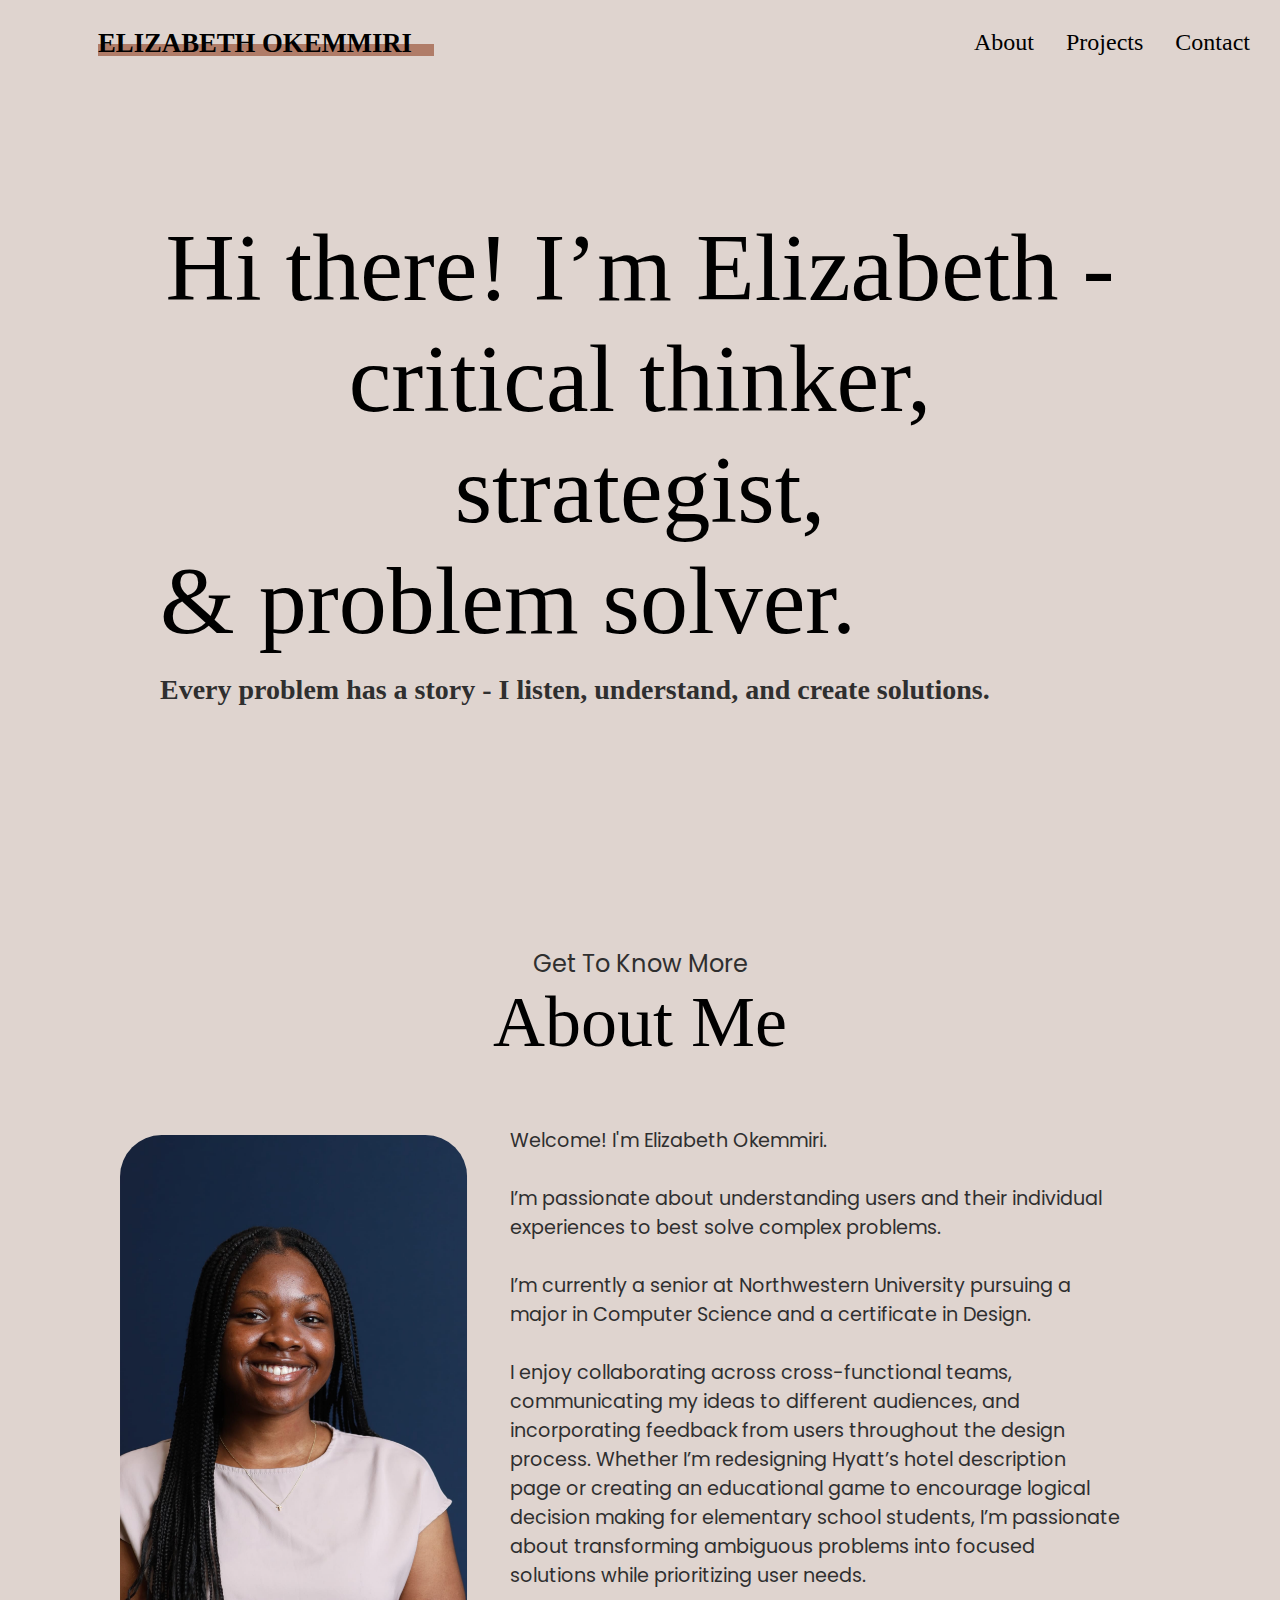
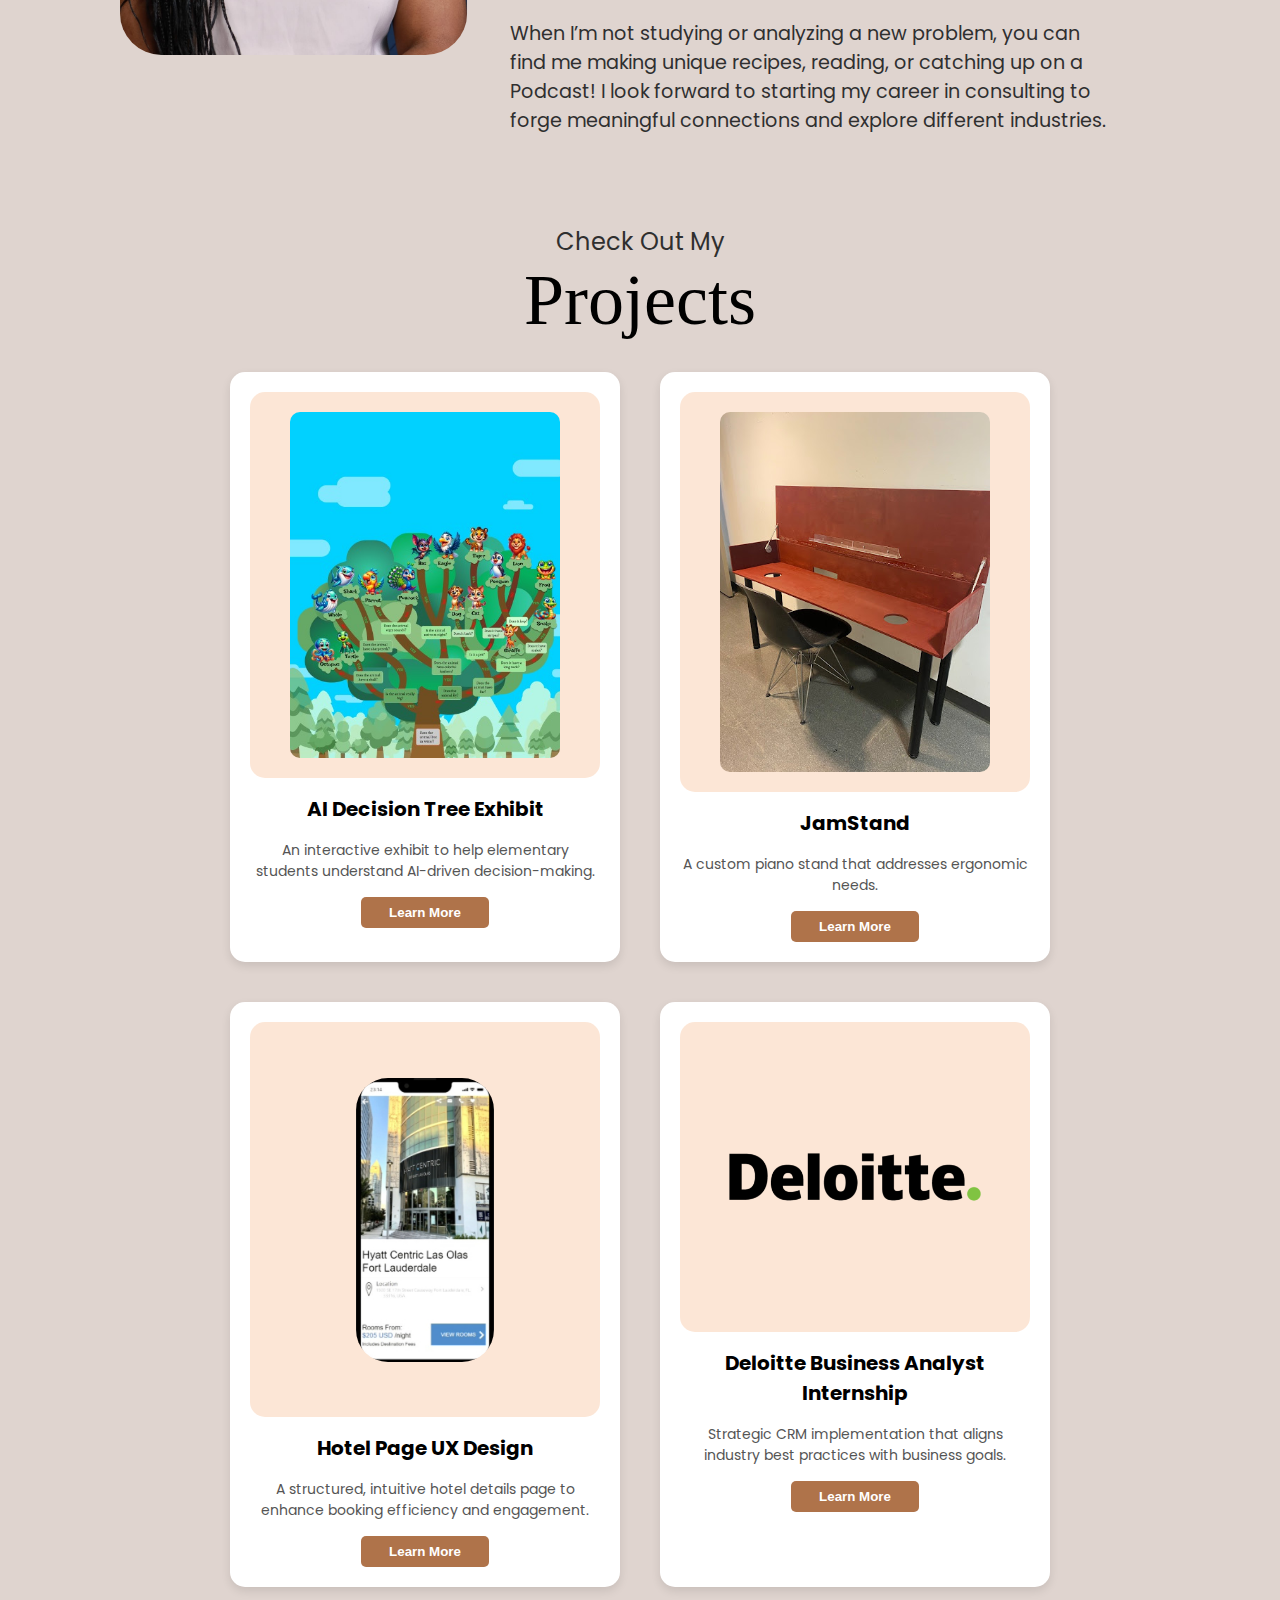
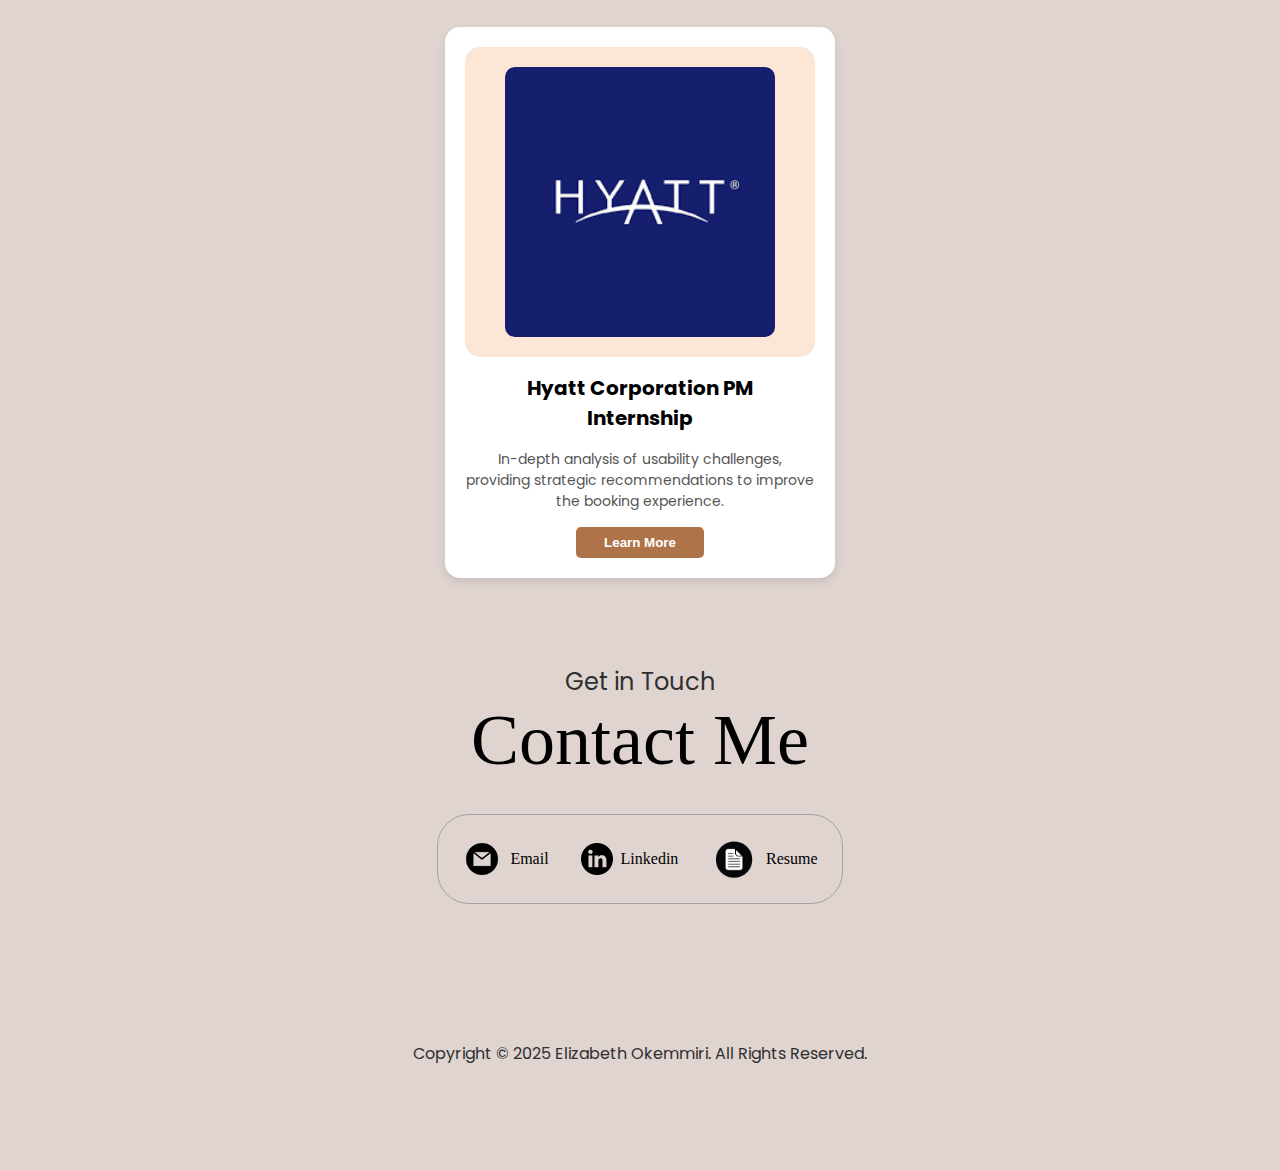
<file: index.html>
<!DOCTYPE html>
<html lang="en">
  <head>
    <meta charset="UTF-8" />
    <meta http-equiv="X-UA-Compatible" content="IE=edge" />
    <meta name="viewport" content="width=device-width, initial-scale=1.0" />
    <title>Home
      
    </title>
    <link rel="stylesheet" href="style.css" />
    <link rel="stylesheet" href="mediaqueries.css" />

    <link rel="apple-touch-icon" sizes="180x180" href="/apple-touch-icon.png">
<link rel="icon" type="image/png" sizes="32x32" href="/favicon-32x32.png">
<link rel="icon" type="image/png" sizes="16x16" href="/favicon-16x16.png">
<link rel="manifest" href="/site.webmanifest">
<link rel="icon" type="image/x-icon" href="favicon.ico">

  </head>
  <body>
    <nav id="desktop-nav">
      <div class="logo">

        <a href="index.html"> <strong> 
          ELIZABETH OKEMMIRI</strong></a>

      </div>
      

      <div>
        <ul class="nav-links">
          <li><a href="#about">About</a></li>
          <li><a href="#projects">Projects</a></li>
          <li><a href="#contact">Contact</a></li>
        </ul>
      </div>
    </nav>

    <nav id="hamburger-nav">
      <div class="logo">Elizabeth Okemmiri</div>
      <div class="hamburger-menu">
        <div class="hamburger-icon" onclick="toggleMenu()">
          <span></span>
          <span></span>
          <span></span>
        </div>
        <div class="menu-links">
          <li><a href="#about" onclick="toggleMenu()">About</a></li>
          <!-- <li><a href="#experience" onclick="toggleMenu()">Experience</a></li> -->
          <li><a href="#projects" onclick="toggleMenu()">Projects</a></li>
          <li><a href="#contact" onclick="toggleMenu()">Contact</a></li>
        </div>
      </div>
    </nav>

    <!-- LANDING PAGE -->
    <section id="profile">
      
      <div class="section__text">
        
        <h1 class="titlefirsttext">Hi there! I’m  <b> Elizabeth </b> - </h1>
        <h1 class="titlesecondtext"> critical thinker, strategist,  </h1>
        <h1 class="titlethirdtext">  & problem solver. </h1>
        <br>
        <p class="section__text__p1">Every problem has a story - I listen, understand, and create solutions. </p>
      </div> 
    </section>
  



    <!-- ABOUT PAGE -->

    <section id="about">
      <p class="section__other__text__p1">Get To Know More</p>
      <h1 class="title">About Me</h1>
      <div class="section-container">
        <div class="section__pic-container">
          <img
            src="./assets/about me.jpg"
            alt="Profile picture"
            class="about-pic"
          />
        </div>
    
          </div>
          <div class="section__about__text">
            <p>  Welcome! I'm Elizabeth Okemmiri. </p>
            <br>
            <p>
              I’m passionate about understanding users and their individual experiences to best solve complex problems.
            </p>

            <br>
            <p> 
              I’m currently a senior at Northwestern University pursuing a major in Computer Science and a certificate in Design.
            </p>
            <br>
            <p>
              
            I enjoy collaborating across cross-functional teams, communicating my ideas to different audiences, and incorporating feedback 
            from users throughout the design process. Whether I’m redesigning Hyatt’s hotel description page or creating an educational game to 
            encourage logical decision making for elementary school students, 
            I’m passionate about transforming ambiguous problems into focused solutions while prioritizing user needs. 
            </p>
            <br>
            <p>
              When I’m not studying or analyzing a new problem, you can find me making unique recipes, reading, or catching up on a Podcast! 
              I look forward to starting my career in consulting to forge meaningful connections and explore different industries. 
            </p>

          </div>
        </div>
      </div>
      
    </section>

       
<!-- PROJECTS -->


<section id="projects">
  <p class="section__other__text__p1">Check Out My</p>
  <h1 class="title">Projects</h1>
  <div class="projects-container">
      <div class="project-card">
          <div class="project-image-wrapper">
              <img src="./assets/final_prototype_design.jpg" alt="CS 313 Project" class="project-img">
          </div>
          <h2 class="project-title">AI Decision Tree Exhibit</h2>
          <p class="project-description">An interactive exhibit to help elementary students understand AI-driven decision-making.</p>
          <button class="btn project-btn" onclick="window.location.href='313-project.html'">Learn More</button>
      </div>

      <div class="project-card">
        <div class="project-image-wrapper">
            <img src="./assets/dtc_finalsoln_open.jpg" alt="DTC Project" class="project-img">
        </div>
        <h2 class="project-title">JamStand</h2>
        <p class="project-description">A custom piano stand that addresses ergonomic needs.</p>
        <button class="btn project-btn" onclick="window.location.href='dtc-project.html'">Learn More</button>
    </div>

      <div class="project-card">
          <div class="project330-image-wrapper">
              <img src="./assets/Adobe Express - file.jpg" alt="Chase UX Project" class="project330img">
          </div>
          <h2 class="project-title">Hotel Page UX Design</h2>
          <p class="project-description">A structured, intuitive hotel details page to enhance booking efficiency and engagement.</p>
          <button class="btn project-btn" onclick="window.location.href='330-project.html'">Learn More</button>
      </div>

      
      <div class="project-card">
        <div class="project-image-wrapper">
            <img src="./assets/deloitte_logo.png" alt="Deloitte Internship " class="project-img">
        </div>
        <h2 class="project-title">Deloitte Business Analyst Internship</h2>
        <p class="project-description"> Strategic CRM implementation that aligns industry best practices with business goals.</p>
        <button class="btn project-btn" onclick="window.location.href='deloitte-internship.html'">Learn More</button>
    </div>

    
    <div class="project-card">
      <div class="project-image-wrapper">
          <img src="./assets/hyatt_logo.png" alt="Hyatt Internship" class="project-img">
      </div>
      <h2 class="project-title">Hyatt Corporation PM Internship</h2>
      <p class="project-description"> In-depth analysis of usability challenges, providing strategic recommendations to improve the booking experience.</p>
      <button class="btn project-btn" onclick="window.location.href='hyatt-internship.html'">Learn More</button>
  </div>

  
  
  </div>
  
</section>


    <!-- CONTACT (links updated)-->
    <section id="contact"> 
      <p class="section__other__text__p1">Get in Touch</p>
      <h1 class="title">Contact Me</h1>
      <div class="contact-info-upper-container">
        
        <div class="contact-info-container">
          <img
            src="./assets/email.png"
            alt="Email icon"
            class="icon contact-icon email-icon"
          />
          <a href="https://mail.google.com/mail/?view=cm&to=eokemmiri@gmail.com" target="_blank">Email</a>
        </div>

        
        <div class="contact-info-container">
          <img
            src="./assets/linkedin.png"
            alt="LinkedIn icon"
            class="icon contact-icon"
          />
          <!-- <p><a href="www.linkedin.com/in/elizabeth-okemmiri">LinkedIn</a></p> -->
          <a href="#" onclick="window.open('https://www.linkedin.com/in/elizabeth-okemmiri', '_blank')">Linkedin</a>
        </div>
        <div class="contact-info-container">
          <img
            src="./assets/resume-icon.png"
            alt="Resume icon"
            class="icon contact-icon resume-icon"
          />
          <a href="#" onclick="window.open('./assets/Okemmiri_Elizabeth_Resume_10.11.pdf', '_blank')">Resume</a>
        </div>
      </div>
    </section>

    <!-- Footer (need to center) -->
     
    
    <footer>
      <!-- <nav>
        <div class="nav-links-container">
          <ul class="nav-links">
            <li><a href="#about">About</a></li>
            <li><a href="#projects">Projects</a></li>
            <li><a href="#contact">Contact</a></li>
          </ul>
        </div>
      </nav> -->
      <p class="footer">Copyright &#169; 2025 Elizabeth Okemmiri. All Rights Reserved.</p>
    </footer>
    <script src="script.js"></script>
  </body>
</html>
</file>
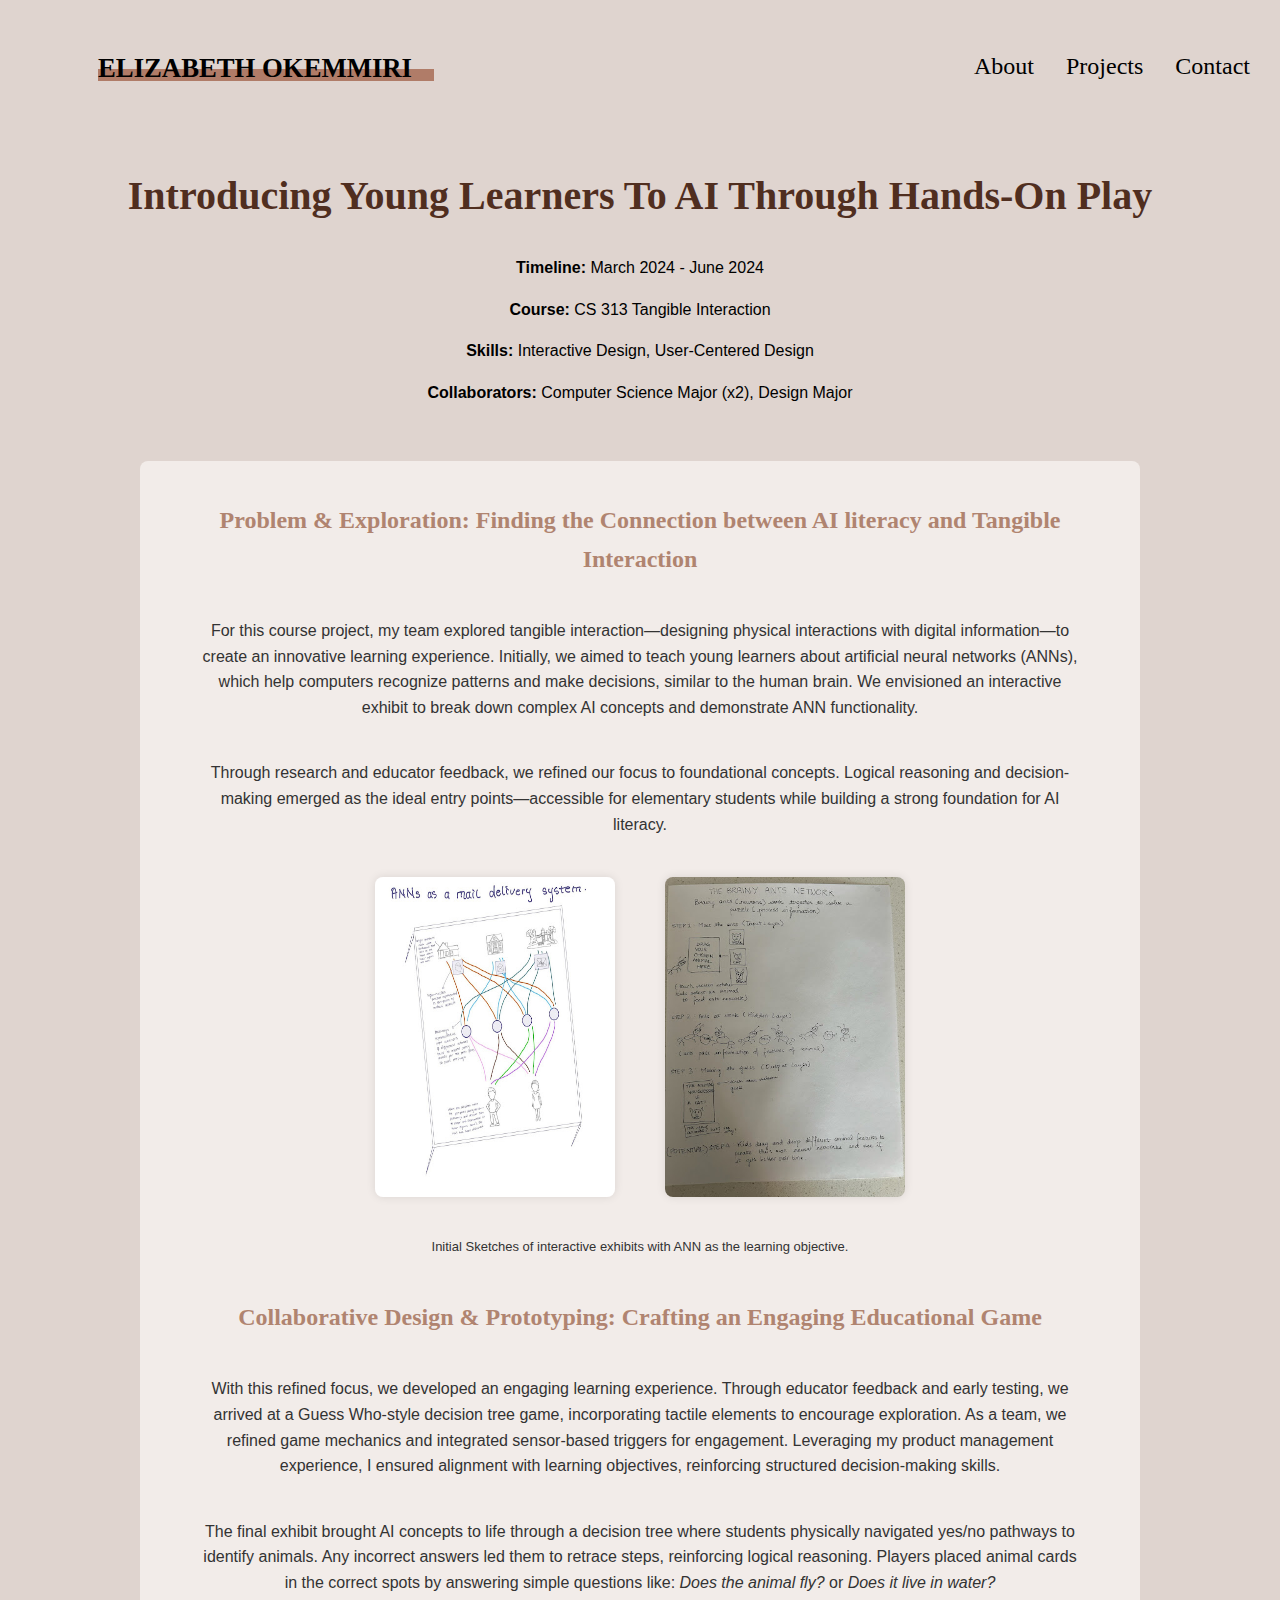
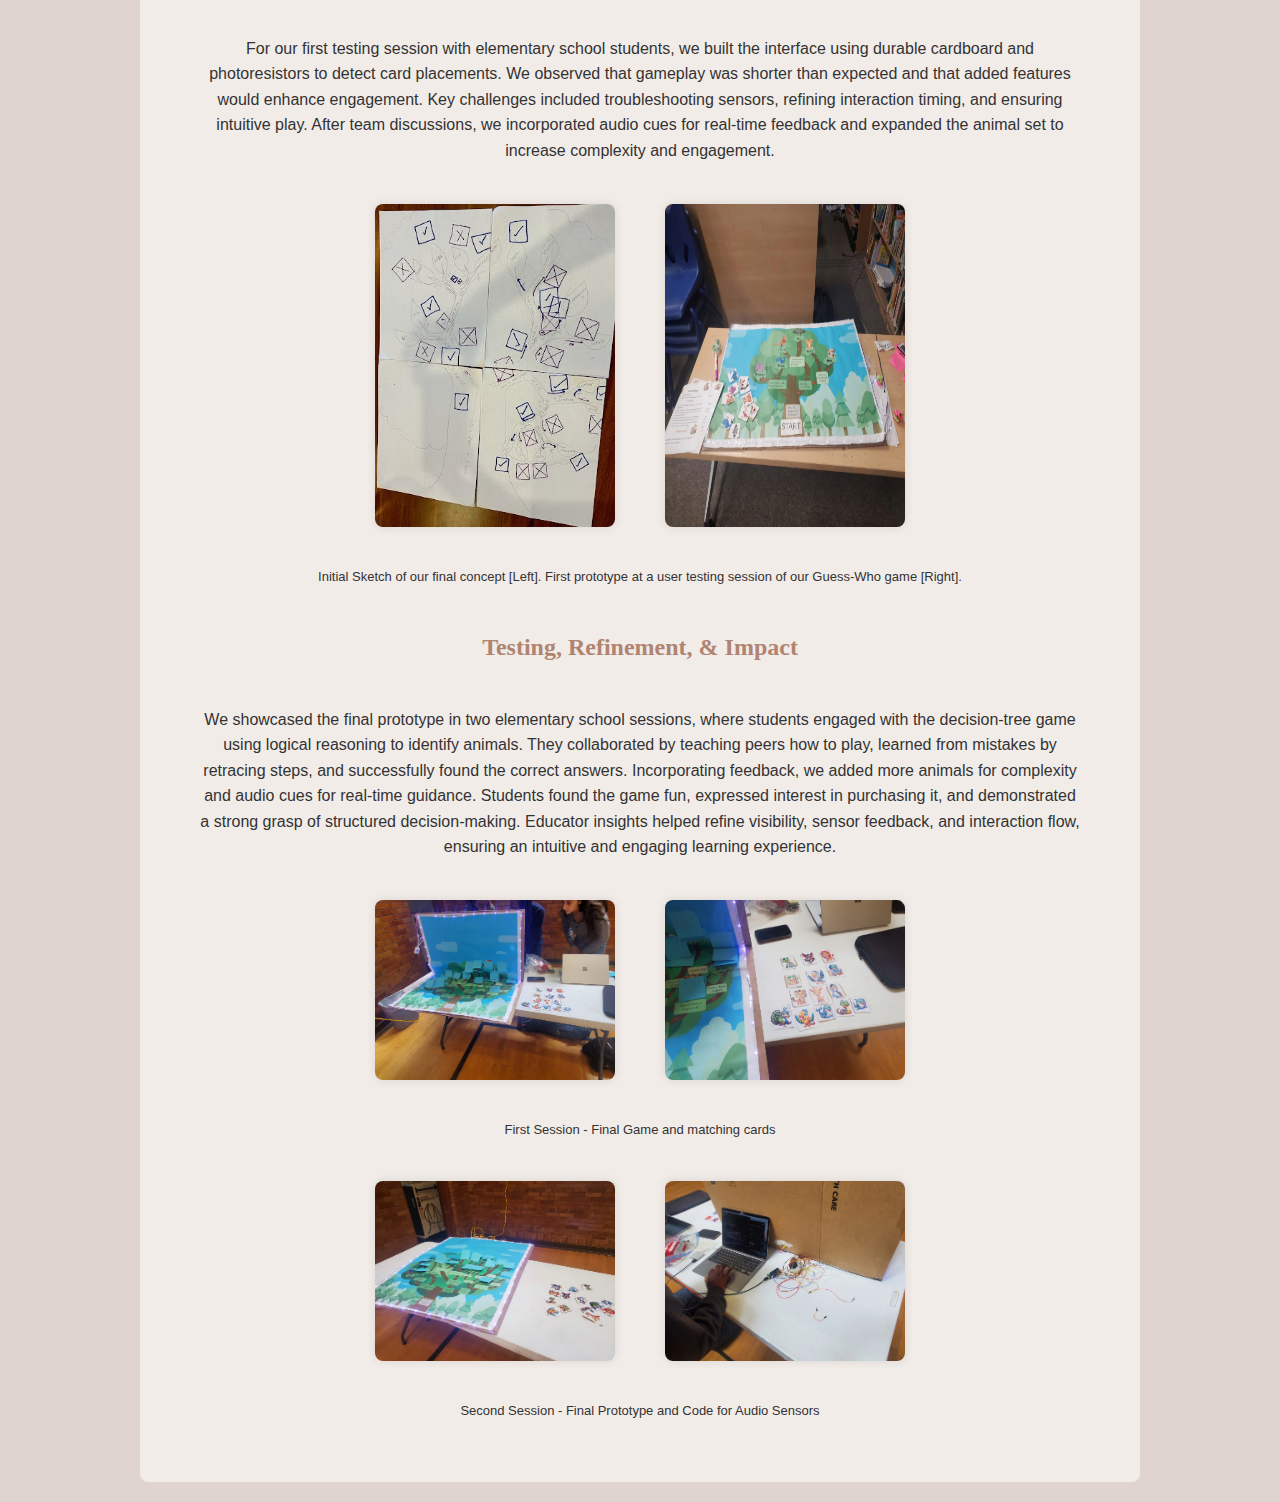
<file: 313-project.html>
<!DOCTYPE html>
<html lang="en">
<head>
    <meta charset="UTF-8">
    <meta name="viewport" content="width=device-width, initial-scale=1.0">
    <title>AI Learning Project</title>
    <link rel="icon" type="image/x-icon" href="favicon.ico">

    <style>
            /* DESKTOP NAV */


nav,
.nav-links {
  display: flex;
}

nav {
  justify-content: space-between;
  align-items: center;
  padding: 8px;
  width: 90%;
  margin-top: 15px;
}

.nav-links {
  gap: 2rem;
  list-style: none;
  font-size: 1.5rem;
  margin-left: auto;
  margin-right: -90px;
}

/* text for nav bar */
a {
  color: black;
  text-decoration: none;
  text-decoration-color: white;
  font-family: Playfair;

}

a:hover {
  color: grey;
  text-decoration: underline;
  text-underline-offset: 1rem;
  text-decoration-color: rgb(181, 181, 181);
}


.logo {
  font-size: 1.67rem;
  font-family: Playfair;
  position: relative;
  display: inline-block;
  margin-left: 90px;
  margin-right: auto;
  margin-top: 5px;
  /* padding: 5px 10px; */
 
}

.logo::after {
  content: "";
  position: absolute;
  left: 0;
  bottom: 9px; /* Adjust to control bar position */
  width: 107%;
  height: 12.25px; /* Adjust for bar thickness */
  background-color: #B07C68; /* Brownish background */
  z-index: -1;
}

.logo:hover {
  cursor: default;
}

        body {
            font-family: Arial, sans-serif;
            margin: 0;
            padding: 0;
            background-color: #DFD4CF;
            color: #333;
            line-height: 1.6;
        }
        header {
            /* background: #9a6363c5; */
            color: black;
            padding: 20px;
            text-align: center;
        }
        main {
            width: 75%;
            margin: 20px auto;
            background: #f2ece9;
            /*background-color: #DFD4CF;*/
            padding: 20px;
            border-radius: 8px;
            /* box-shadow: 0 0 10px rgba(0, 0, 0, 0.1); */
            flex-direction: row-reverse;
            justify-content: center;
        }
        h1{
            color: #502e1f;
            font-family: Playfair;
            font-size: 2.5rem;
                    } 
        
        h2 {
            color: #B08470;
            font-family: Playfair;
            /* align-items: center; */
            flex-direction: column;
            justify-content: center;
            text-align: center;

        }
        
        
        .projectdetails {
          text-align: center;
          margin: 40px;
        }

        .projectcaption {
          text-align: center;
          margin: 40px;
          font-size: small;
        }
        .pdetails1, .pdetails2, .pdetails3, .pdetails4 {
            margin-bottom: 20px;
        }

        .questions, .questions2{
          text-align: center;
        }
        .images {
            display: flex;
            justify-content: center;
            gap: 50px;
            margin-top: 20px;
            width: 50%; 
            margin-left: auto;
            margin-right: auto;

            
        }
        .images img {
            width: 50%;
            border-radius: 8px;
            box-shadow: 0 0 10px rgba(0, 0, 0, 0.1);

        }
        @media (max-width: 768px) {
            main {
                width: 95%;
            }
            .images {
                flex-direction: column;
                align-items: center;
            }
            .images img {
                width: 90%;
            }
        }
       

    </style>
</head>
<body>
    <nav id="desktop-nav">
      <div class="logo">
          
        <a href="index.html"> <strong> 
          ELIZABETH OKEMMIRI</strong></a>
      </div>
        <div>
          <ul class="nav-links">
            <li><a href="index.html#about">About</a> </li>
            
            <li><a href="index.html#projects">Projects</a></li>
            <li><a href="index.html#contact">Contact</a></li>
          </ul>
        </div>
      </nav>

    <header>
        
          
        <h1>Introducing Young Learners To AI Through Hands-On Play</h1>
        <p><strong>Timeline:</strong> March 2024 - June 2024</p>
        <p><strong>Course:</strong> CS 313 Tangible Interaction</p>
        <p><strong>Skills:</strong> Interactive Design, User-Centered Design</p>
        <p><strong>Collaborators:</strong> Computer Science Major (x2), Design Major</p>
    </header>

 
    
    <main>
        <section class="pdetails1">
            <h2>Problem & Exploration: Finding the Connection between AI literacy and Tangible Interaction</h2>
            <p class="projectdetails">For this course project, my team explored tangible interaction—designing physical interactions with digital information—to create an innovative learning experience. 
              Initially, we aimed to teach young learners about artificial neural networks (ANNs), which help computers recognize patterns and make decisions, 
              similar to the human brain. We envisioned an interactive exhibit to break down complex AI concepts and demonstrate ANN functionality. </p>

              <p class="projectdetails">Through research and educator feedback, we refined our focus to foundational concepts. 
                Logical reasoning and decision-making emerged as the ideal entry points—accessible for elementary students while building a strong foundation for AI literacy.</p>
            
                <div class="images">
              <img src="./assets/idea_sketch_2.jpg" alt="Initial Concept 1">
              <img src="./assets/idea_sketch_1.jpg" alt="Initial Concept 2">
              
          </div>

          <p class="projectcaption"> Initial Sketches of interactive exhibits with ANN as the learning objective.</p>
          </section>
        
        <section class="pdetails2">
            <h2>Collaborative Design & Prototyping: Crafting an Engaging Educational Game</h2>
            <p class="projectdetails">With this refined focus, we developed an engaging learning experience. 
              Through educator feedback and early testing, we arrived at a Guess Who-style decision tree game, 
              incorporating tactile elements to encourage exploration. As a team, we refined game mechanics and integrated sensor-based triggers for engagement. 
              Leveraging my product management experience, I ensured alignment with learning objectives, reinforcing structured decision-making skills.
            </p>

            <p class="projectdetails">The final exhibit brought AI concepts to life through a decision tree where students physically navigated yes/no pathways to identify animals. 
              Any incorrect answers led them to retrace steps, reinforcing logical reasoning.
              Players placed animal cards in the correct spots by answering simple questions like: <i>Does the animal fly?</i> or <i>Does it live in water?</i>
              
            
              </p>

              <p class="projectdetails">For our first testing session with elementary school students, we built the interface using durable 
                cardboard and photoresistors to detect card placements. We observed that gameplay was shorter than expected and that added features would enhance engagement. 
                Key challenges included troubleshooting sensors, refining interaction timing, and ensuring intuitive play. After team discussions, 
                we incorporated audio cues for real-time feedback and expanded the animal set to increase complexity and engagement.
              </p>
            <div class="images">
                <img src="./assets/final_prototype_sketch.jpg" alt="Prototype sketch">
                <img src="./assets/313_mockup_prototype.jpg" alt="Mockup Testing">
            </div>
            <p class="projectcaption"> Initial Sketch of our final concept [Left]. First prototype at a user testing session of our Guess-Who game [Right]. </p>

        </section>

        

      <section class="pdetails3">
        <h2> Testing, Refinement, & Impact</h2>
        <p class="projectdetails">We showcased the final prototype in two elementary school sessions, where students engaged with the decision-tree game using logical reasoning 
          to identify animals. They collaborated by teaching peers how to play, learned from mistakes by retracing steps, and successfully found the correct answers. 
          Incorporating feedback, we added more animals for complexity and audio cues for real-time guidance. Students found the game fun, expressed interest in purchasing it, 
          and demonstrated a strong grasp of structured decision-making. Educator insights helped refine visibility, sensor feedback, and interaction flow, 
          ensuring an intuitive and engaging learning experience.</p>
        <div class="images">
            <img src="./assets/313_final_testing_1.jpg" alt="Final Prototype ">
            <img src="./assets/313_matching_cards.jpg" alt="Matching Cards for Prototype ">
        </div>

       <p class="projectcaption"> First Session - Final Game and matching cards</p>
        <div class="images">
          <img src="./assets/313_final_testing_2.jpg" alt="Final Prototype second testing session">
          <img src="./assets/313_code_for_sensors.jpg" alt="Light sensor code">
      </div>
      <p class="projectcaption"> Second Session - Final Prototype and Code for Audio Sensors</p>

    </section>

    </main>

    <script src="script.js"></script>

</body>
</html>
</file>
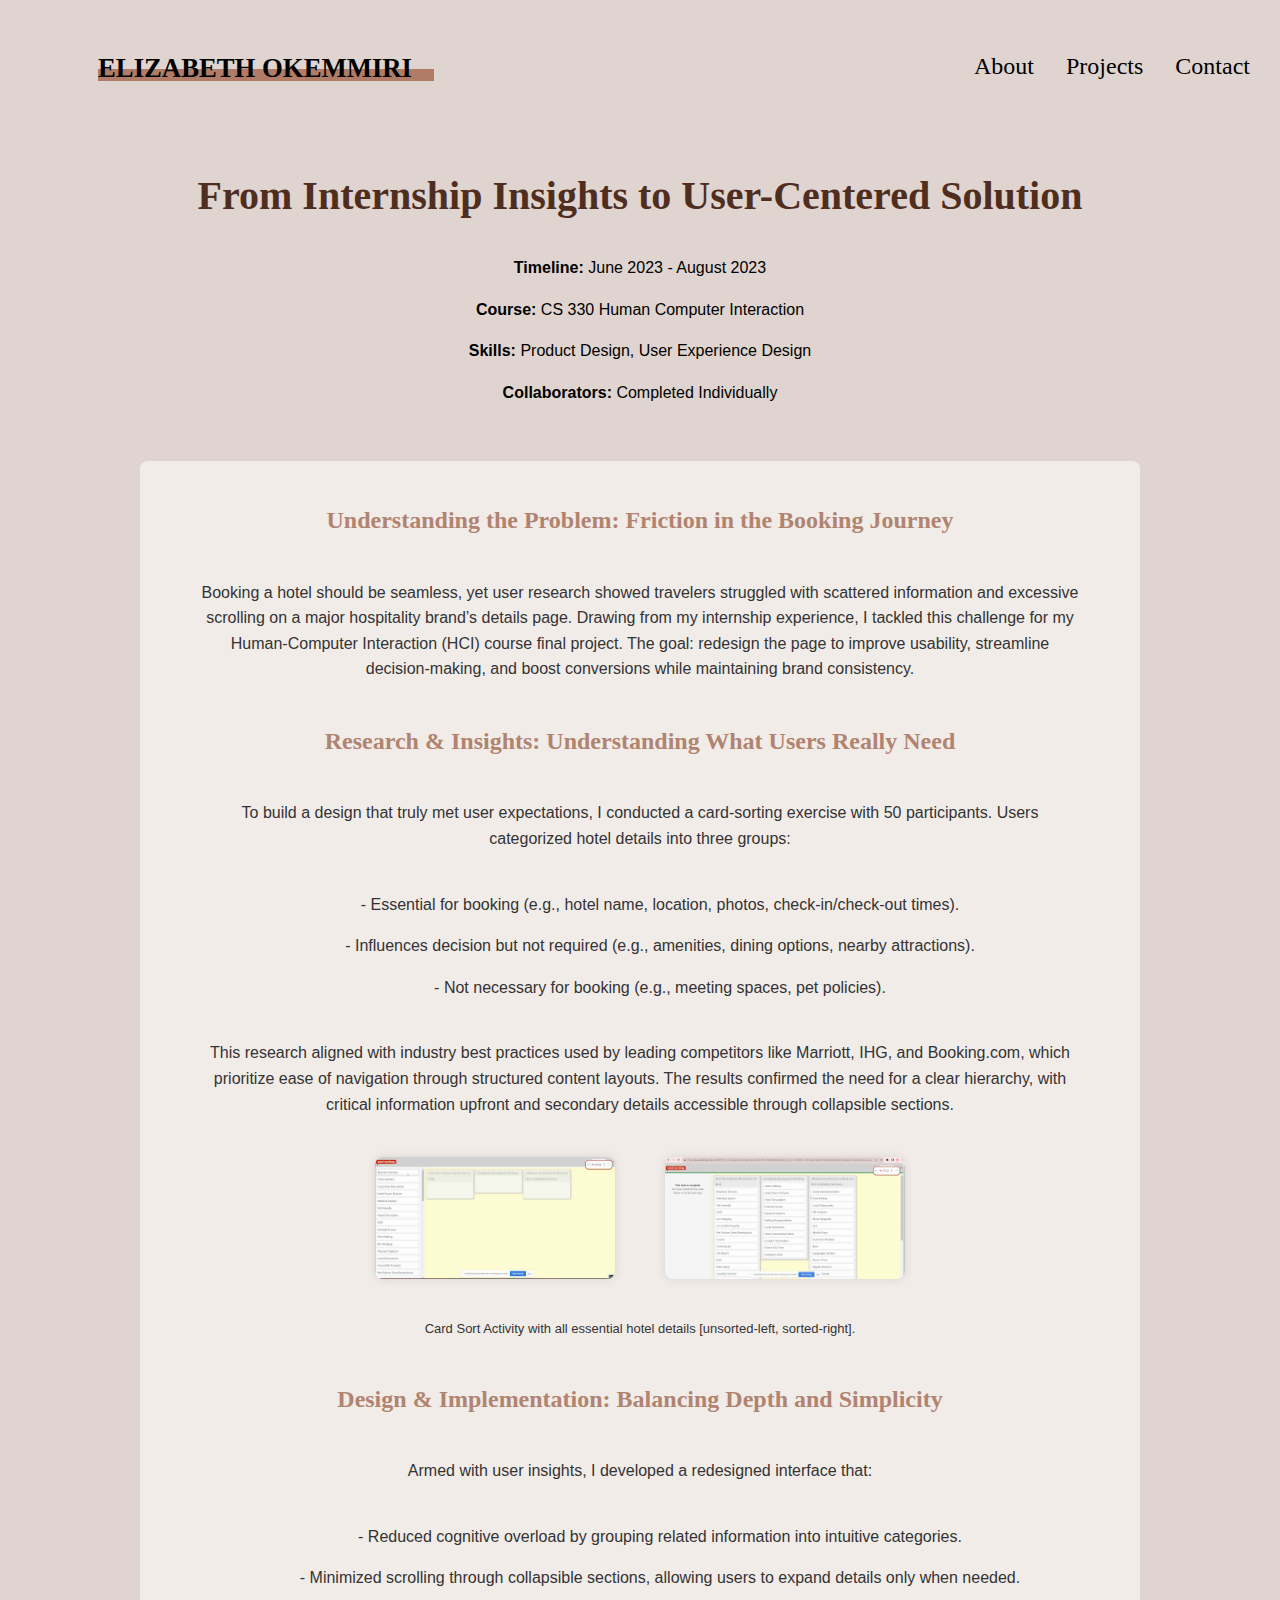
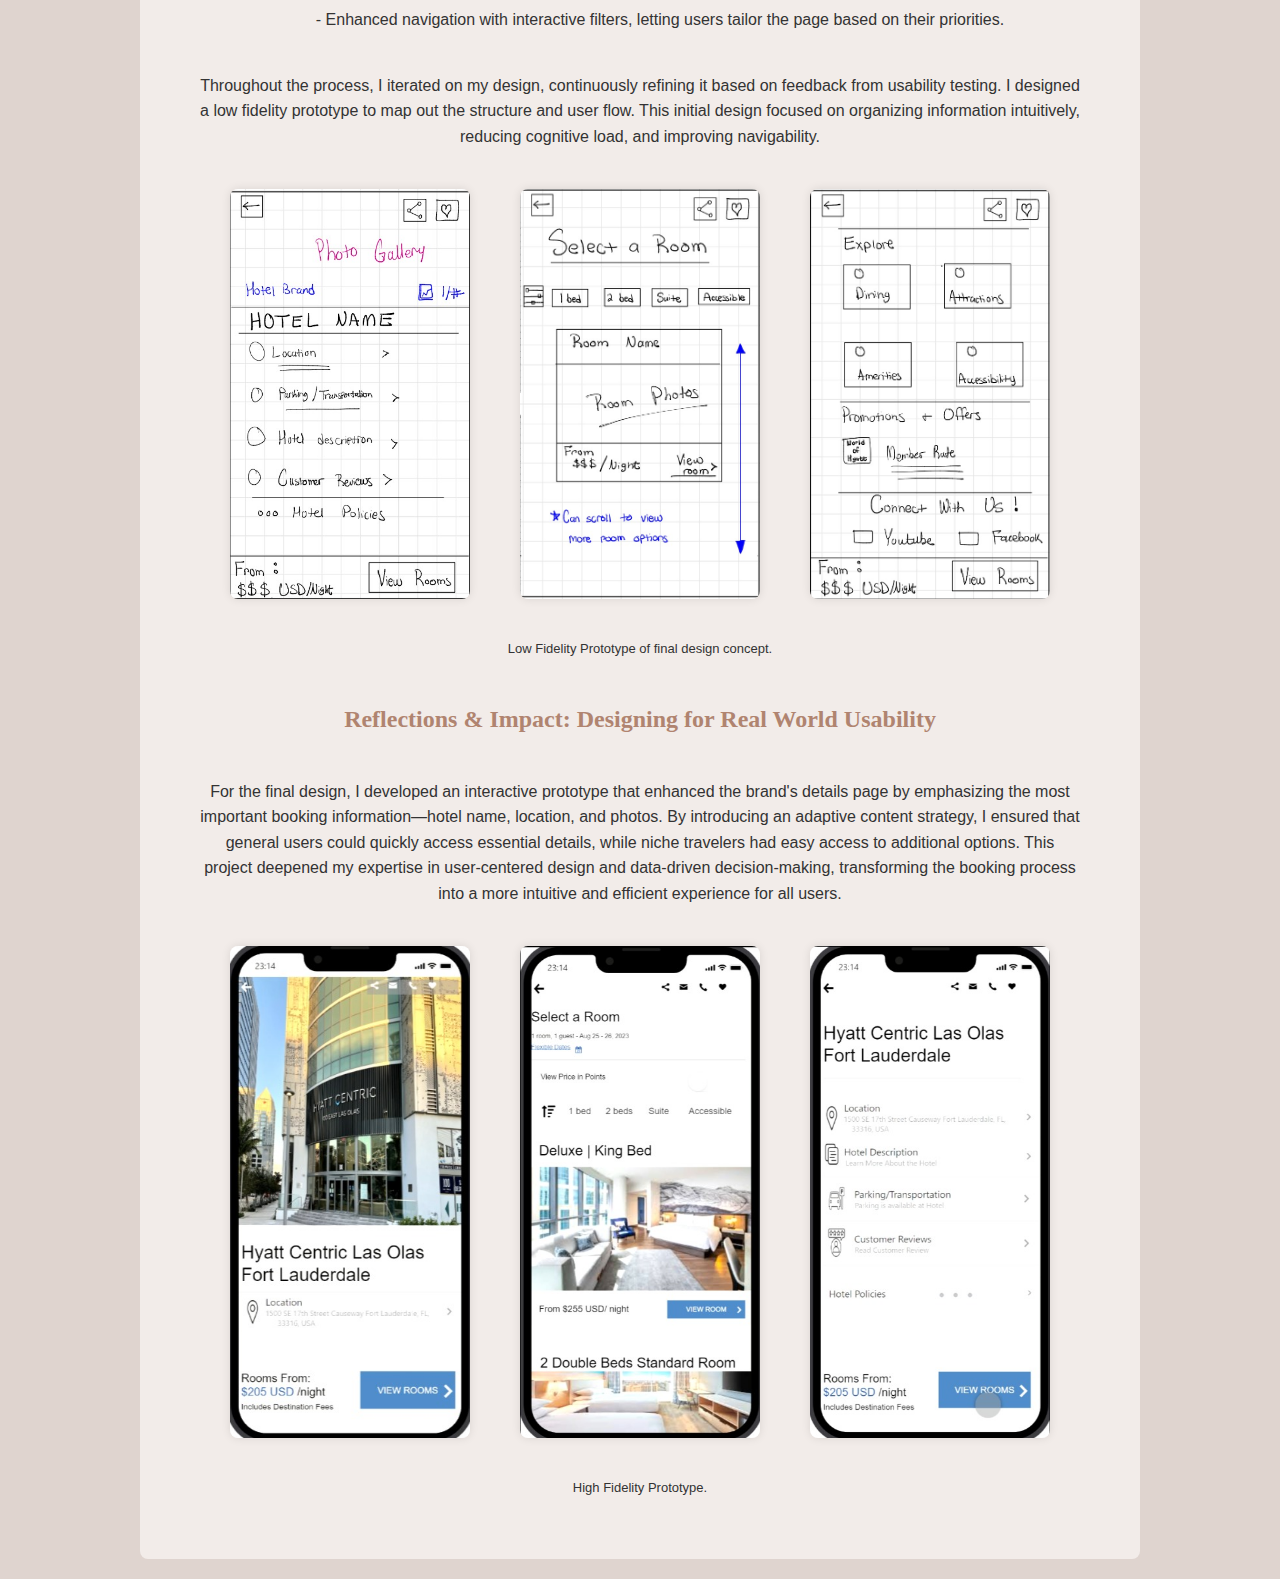
<file: 330-project.html>
<!DOCTYPE html>
<html lang="en">
<head>
    <meta charset="UTF-8">
    <meta name="viewport" content="width=device-width, initial-scale=1.0">
    <title>UI/UX Project</title>
    <link rel="icon" type="image/x-icon" href="favicon.ico">

    <style>
     @import url("https://fonts.googleapis.com/css2?family=Poppins:wght@300;400;500;600&display=swap");
     @import url("https://fonts.google.com/share?selection.family=Playfair:ital,opsz,wght@0,5..1200,300..900;1,5..1200,300..900|Space+Mono");
       
                /* DESKTOP NAV */


nav,
.nav-links {
  display: flex;
}

nav {
  justify-content: space-between;
  align-items: center;
  padding: 8px;
  width: 90%;
  margin-top: 15px;
}

.nav-links {
  gap: 2rem;
  list-style: none;
  font-size: 1.5rem;
  margin-left: auto;
  margin-right: -90px;
}

/* text for nav bar */
a {
  color: black;
  text-decoration: none;
  text-decoration-color: white;
  font-family: Playfair;

}

a:hover {
  color: grey;
  text-decoration: underline;
  text-underline-offset: 1rem;
  text-decoration-color: rgb(181, 181, 181);
}


.logo {
  font-size: 1.67rem;
  font-family: Playfair;
  position: relative;
  display: inline-block;
  margin-left: 90px;
  margin-right: auto;
  margin-top: 5px;
  /* padding: 5px 10px; */
 
}

.logo::after {
  content: "";
  position: absolute;
  left: 0;
  bottom: 9px; /* Adjust to control bar position */
  width: 107%;
  
  height: 12.25px; /* Adjust for bar thickness */
  background-color: #B07C68; /* Brownish background */
  z-index: -1;
}

.logo:hover {
  cursor: default;
}

        body {
            font-family: Arial, sans-serif;
            /* font-family: "Poppins", sans-serif; */
            margin: 0;
            padding: 0;
            background-color: #DFD4CF;
            color: #333;
            line-height: 1.6;
        }
        header {
            /* background: #9a6363c5; */
            color: black;
            padding: 20px;
            text-align: center;
        }
        main {
            width: 75%;
            margin: 20px auto;
            background: #f2ece9;
            /*background-color: #DFD4CF;*/
            padding: 20px;
            border-radius: 8px;
            /* box-shadow: 0 0 10px rgba(0, 0, 0, 0.1); */
            flex-direction: row-reverse;
            justify-content: center;
        }
        h1{
            color: #502e1f;
            font-family: Playfair;
            font-size: 2.5rem;
                    } 
        
        h2 {
            color: #B08470;
            font-family: Playfair;
            /* align-items: center; */
            flex-direction: column;
            justify-content: center;
            text-align: center;

        }
        
        
        .projectdetails {
          text-align: center;
          margin: 40px;
        }

        .projectcaption {
          text-align: center;
          margin: 40px;
          font-size: small;
        }
        .pdetails1, .pdetails2, .pdetails3, .pdetails4 {
            margin-bottom: 20px;
        }

        .questions, .questions2, .questions3{
          text-align: center;
        }
        .images {
            display: flex;
            justify-content: center;
            gap: 50px;
            margin-top: 20px;
            width: 50%; 
            margin-left: auto;
            margin-right: auto;

            
        }
        .images img {
            width: 50%;
            border-radius: 8px;
            box-shadow: 0 0 10px rgba(0, 0, 0, 0.1);

        }
        @media (max-width: 768px) {
            main {
                width: 95%;
            }
            .images {
                flex-direction: column;
                align-items: center;
            }
            .images img {
                width: 90%;
            }
        }
  

    </style>
</head>
<body>
    <nav id="desktop-nav">
      <div class="logo">
          
        <a href="index.html"> <strong> 
          ELIZABETH OKEMMIRI</strong></a>
      </div>       
        <div>
          <ul class="nav-links">
            <li><a href="index.html#about">About</a> </li>
            
            <li><a href="index.html#projects">Projects</a></li>
            <li><a href="index.html#contact">Contact</a></li>
          </ul>
        </div>
      </nav>

    <header>
        
          
        <h1>From Internship Insights to User-Centered Solution</h1>
        <p><strong>Timeline:</strong> June 2023 - August 2023</p>
        <p><strong>Course:</strong> CS 330 Human Computer Interaction</p>
        <p><strong>Skills:</strong> Product Design, User Experience Design</p>
        <p><strong>Collaborators:</strong> Completed Individually</p>
    </header>

 
    
    <main>
        <section class="pdetails1">
            <h2>Understanding the Problem: Friction in the Booking Journey</h2>
            <p class="projectdetails">Booking a hotel should be seamless, yet user research showed travelers struggled with scattered 
              information and excessive scrolling on a major hospitality brand’s details page. Drawing from my internship experience, 
              I tackled this challenge for my Human-Computer Interaction (HCI) course final project. 
              The goal: redesign the page to improve usability, streamline decision-making, and boost conversions while maintaining brand consistency. </p>
            
            
          </section>
        
        <section class="pdetails2">
            <h2>Research & Insights: Understanding What Users Really Need</h2>
            <p class="projectdetails"> To build a design that truly met user expectations, I conducted a card-sorting exercise with 50 participants. 
              Users categorized hotel details into three groups:
              
                    <ul class="questions">  - Essential for booking (e.g., hotel name, location, photos, check-in/check-out times).
                    </ul> 
                    <ul class="questions2">
                      - Influences decision but not required (e.g., amenities, dining options, nearby attractions). </ul>

                      <ul class="questions3">
                        - Not necessary for booking (e.g., meeting spaces, pet policies). </ul>  
            </p>

            <p class="projectdetails"> This research aligned with industry best practices used by leading competitors like Marriott, IHG, and Booking.com, 
              which prioritize ease of navigation through structured content layouts. The results confirmed the need for a clear hierarchy, 
              with critical information upfront and secondary details accessible through collapsible sections.</p>

           
            <div class="images">
                <img src="./assets/330-cardsort_unsorted.png" alt="Card Sort Unsorted">
                <img src="./assets/330-cardsort_sorted.png" alt="Card sort Sorted">
            </div>
            <p class="projectcaption"> Card Sort Activity with all essential hotel details [unsorted-left, sorted-right]. </p>

        </section>

        <section class="pdetails3">
          <h2> Design & Implementation: Balancing Depth and Simplicity </h2>
          <p class="projectdetails"> Armed with user insights, I developed a redesigned interface that:
    
            <ul class="questions">  - Reduced cognitive overload by grouping related information into intuitive categories.
            </ul> 
            <ul class="questions2">
             - Minimized scrolling through collapsible sections, allowing users to expand details only when needed.  </ul>
    
              <ul class="questions3">
               - Enhanced navigation with interactive filters, letting users tailor the page based on their priorities.  </ul>
            </p>

            <p class="projectdetails"> Throughout the process, I iterated on my design, continuously refining it based on feedback from usability testing. 
              I designed a low fidelity prototype to map out the structure and user flow. This initial design focused on organizing information intuitively, 
              reducing cognitive load, and improving navigability.
            </p>
            <div class="images">
              <img src="./assets/330-lofiprototype.jpg" alt="Low Fidelity Prototype 1">
              <img src="./assets/330-lofi2.jpg" alt="Low Fidelity Prototype 2">
              <img src="./assets/330lofi3.jpg" alt="Low Fidelity Prototype 3">
          </div>
         
        <p class="projectcaption"> Low Fidelity Prototype of final design concept. </p>

        
      </section>
    

      <section class="pdetail4">
        <h2> Reflections & Impact: Designing for Real World Usability </h2>
        <p class="projectdetails"> For the final design, I developed an interactive prototype that enhanced the brand's 
          details page by emphasizing the most important booking information—hotel name, location, and photos.
           By introducing an adaptive content strategy, I ensured that general users could quickly access essential details, 
           while niche travelers had easy access to additional options. This project deepened my expertise in user-centered design and 
           data-driven decision-making, 
          transforming the booking process into a more intuitive and efficient experience for all users.
          </p>
        <div class="images">
            <img src="./assets/330_finalsoln_home.jpg" alt="High fidelity prototype 1">
            <img src="./assets/330_finalsoln_details.jpg" alt="High fidelity prototype 2">
            <img src="./assets/330_finalsoln_section.jpg" alt="High fidelity prototype 3">

        </div>

       <p class="projectcaption"> High Fidelity Prototype. </p>
       
    </section>

   
    </main>

    <script src="script.js"></script>

</body>
</html>
</file>
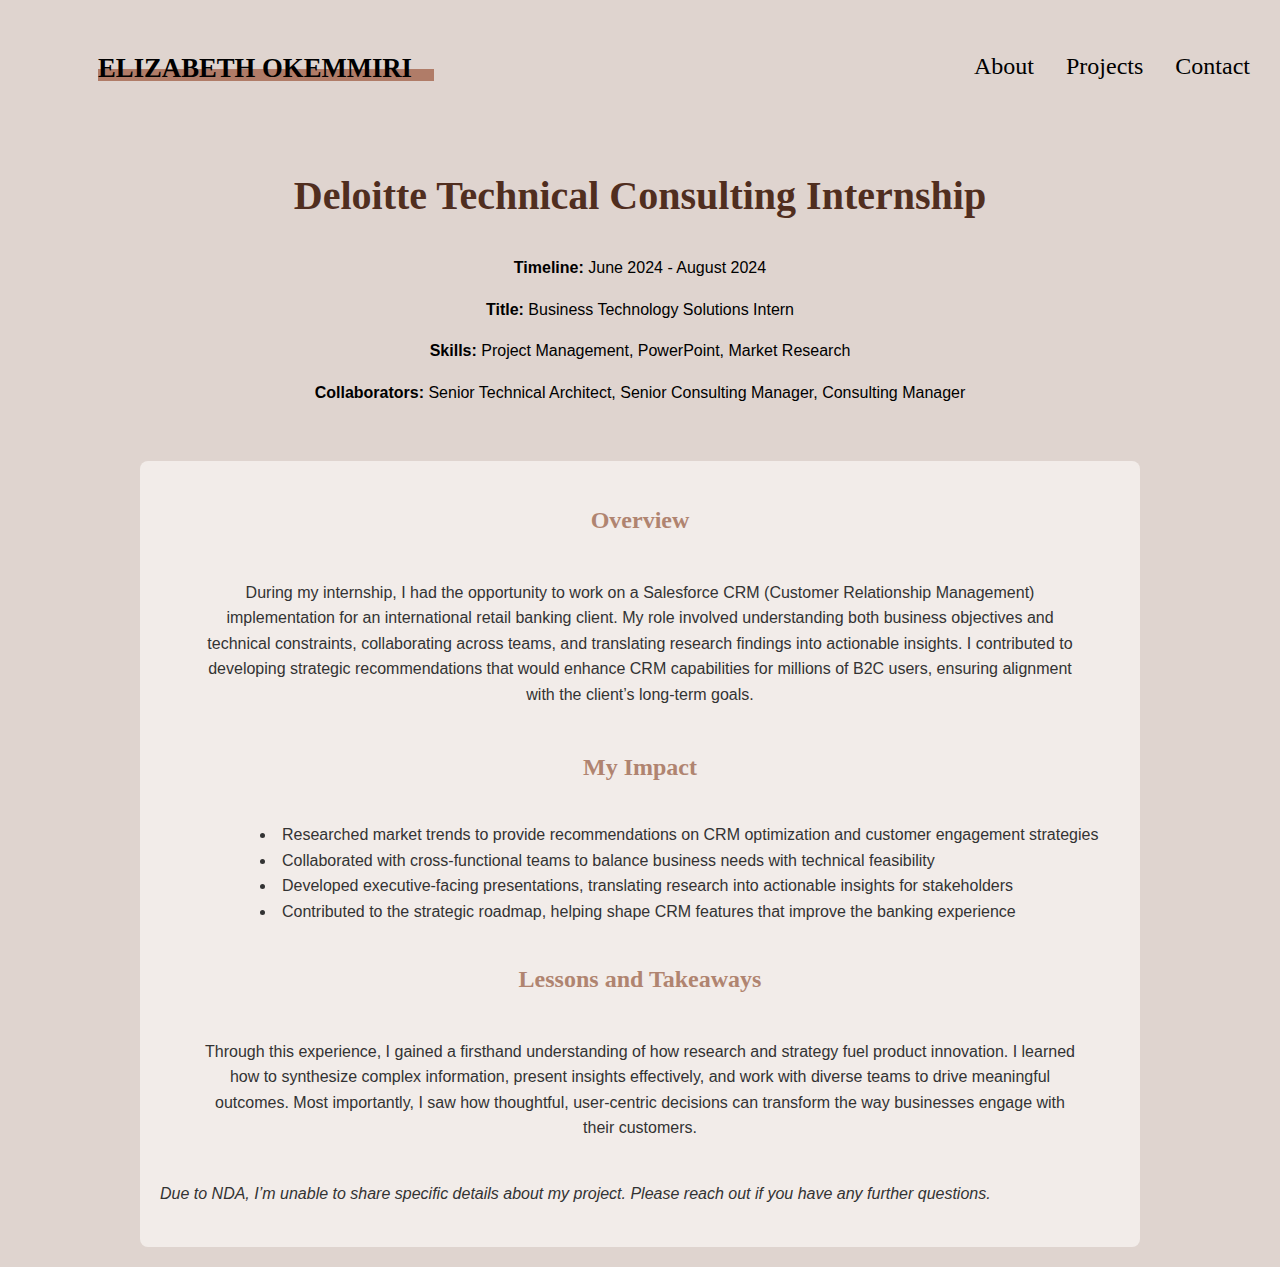
<file: deloitte-internship.html>
<!DOCTYPE html>
<html lang="en">
<head>
    <meta charset="UTF-8">
    <meta name="viewport" content="width=device-width, initial-scale=1.0">
    <title>Consulting Internship</title>
    <link rel="icon" type="image/x-icon" href="favicon.ico">

    <style>
            
                /* DESKTOP NAV */


nav,
.nav-links {
  display: flex;
}

nav {
  justify-content: space-between;
  align-items: center;
  padding: 8px;
  width: 90%;
  margin-top: 15px;
}

.nav-links {
  gap: 2rem;
  list-style: none;
  font-size: 1.5rem;
  margin-left: auto;
  margin-right: -90px;
}

/* text for nav bar */
a {
  color: black;
  text-decoration: none;
  text-decoration-color: white;
  font-family: Playfair;

}

a:hover {
  color: grey;
  text-decoration: underline;
  text-underline-offset: 1rem;
  text-decoration-color: rgb(181, 181, 181);
}


.logo {
  font-size: 1.67rem;
  font-family: Playfair;
  position: relative;
  display: inline-block;
  margin-left: 90px;
  margin-right: auto;
  margin-top: 5px;
  /* padding: 5px 10px; */
 
}

.logo::after {
  content: "";
  position: absolute;
  left: 0;
  bottom: 9px; /* Adjust to control bar position */
  width: 107%;
  
  height: 12.25px; /* Adjust for bar thickness */
  background-color: #B07C68; /* Brownish background */
  z-index: -1;
}

.logo:hover {
  cursor: default;
}

        body {
            font-family: Arial, sans-serif;
            margin: 0;
            padding: 0;
            background-color: #DFD4CF;
            color: #333;
            line-height: 1.6;
        }
        header {
            /* background: #9a6363c5; */
            color: black;
            padding: 20px;
            text-align: center;
        }
        main {
            width: 75%;
            margin: 20px auto;
            background: #f2ece9;
            /*background-color: #DFD4CF;*/
            padding: 20px;
            border-radius: 8px;
            /* box-shadow: 0 0 10px rgba(0, 0, 0, 0.1); */
            flex-direction: row-reverse;
            justify-content: center;
        }
        h1{
            color: #502e1f;
            font-family: Playfair;
            font-size: 2.5rem;
                    } 
        
        h2 {
            color: #B08470;
            font-family: Playfair;
            /* align-items: center; */
            flex-direction: column;
            justify-content: center;
            text-align: center;

        }
        
        .projectdetails {
          text-align: center;
          margin: 40px;
        }
        
        .listdetails {
        
          list-style-position: inside; 
          display: inline-block;
          text-align: justify; 
          margin-left: 100px;
          padding: 0; 
        }


        

        

        .projectcaption {
          text-align: center;
          margin: 40px;
          font-size: small;
        }
        .pdetails1, .pdetails2, .pdetails3, .pdetails4 {
            margin-bottom: 20px;
        }

        .questions, .questions2, .questions3{
          text-align: center;
        }
        .images {
            display: flex;
            justify-content: center;
            gap: 50px;
            margin-top: 20px;
            width: 50%; 
            margin-left: auto;
            margin-right: auto;

            
        }
        .images img {
            width: 50%;
            border-radius: 8px;
            box-shadow: 0 0 10px rgba(0, 0, 0, 0.1);

        }
        @media (max-width: 768px) {
            main {
                width: 95%;
            }
            .images {
                flex-direction: column;
                align-items: center;
            }
            .images img {
                width: 90%;
            }
        }
  

    </style>
</head>
<body>
    <nav id="desktop-nav">
      <div class="logo">
        <a href="index.html"> <strong> 
          ELIZABETH OKEMMIRI</strong></a>
      </div>
        <div>
          <ul class="nav-links">
            <li><a href="index.html#about">About</a> </li>
            
            <li><a href="index.html#projects">Projects</a></li>
            <li><a href="index.html#contact">Contact</a></li>
          </ul>
        </div>
      </nav>

    <header>
        
          
        <h1>Deloitte Technical Consulting Internship</h1>
        <p><strong>Timeline:</strong> June 2024 - August 2024</p>
        <p><strong>Title:</strong> Business Technology Solutions Intern</p>
        <p><strong>Skills:</strong> Project Management, PowerPoint, Market Research</p>
        <p><strong>Collaborators:</strong> Senior Technical Architect, Senior Consulting Manager, Consulting Manager</p>
    </header>

 
    
    <main>
        <section class="pdetails1">
            <h2>Overview</h2>
            <p class="projectdetails"> During my internship, I had the opportunity to work on a Salesforce CRM (Customer Relationship Management) implementation for an international 
              retail banking client. My role involved understanding both business objectives and technical constraints, 
              collaborating across teams, and translating research findings into actionable insights. I contributed to developing strategic recommendations 
              that would enhance CRM capabilities for millions of B2C users, ensuring alignment with the client’s long-term goals. </p>
            
            
          </section>

          <section class="pdetails1">
            <h2>My Impact</h2>
            <ul class="listdetails"> 
                  <li>Researched market trends to provide recommendations on CRM optimization and customer engagement strategies </li>
                  <li> Collaborated with cross-functional teams to balance business needs with technical feasibility</li>
                  <li> Developed executive-facing presentations, translating research into actionable insights for stakeholders</li>
                  <li> Contributed to the strategic roadmap, helping shape CRM features that improve the banking experience</li>
            </ul>
              
             
            
            
          </section>
       
          <section class="pdetails1">
            <h2>Lessons and Takeaways</h2>
            <p class="projectdetails"> Through this experience, I gained a firsthand understanding of how research and strategy 
              fuel product innovation. I learned how to synthesize complex information, present insights effectively, 
              and work with diverse teams to drive meaningful outcomes. 
              Most importantly, I saw how thoughtful, user-centric decisions can transform the way businesses engage with their customers. </p>
            
              <p> <i> Due to NDA, I’m unable to share specific details about my project. Please reach out if you have any further questions.</i></p>
          </section>
       
       
    

    

   
    </main>

    <script src="script.js"></script>

</body>
</html>
</file>
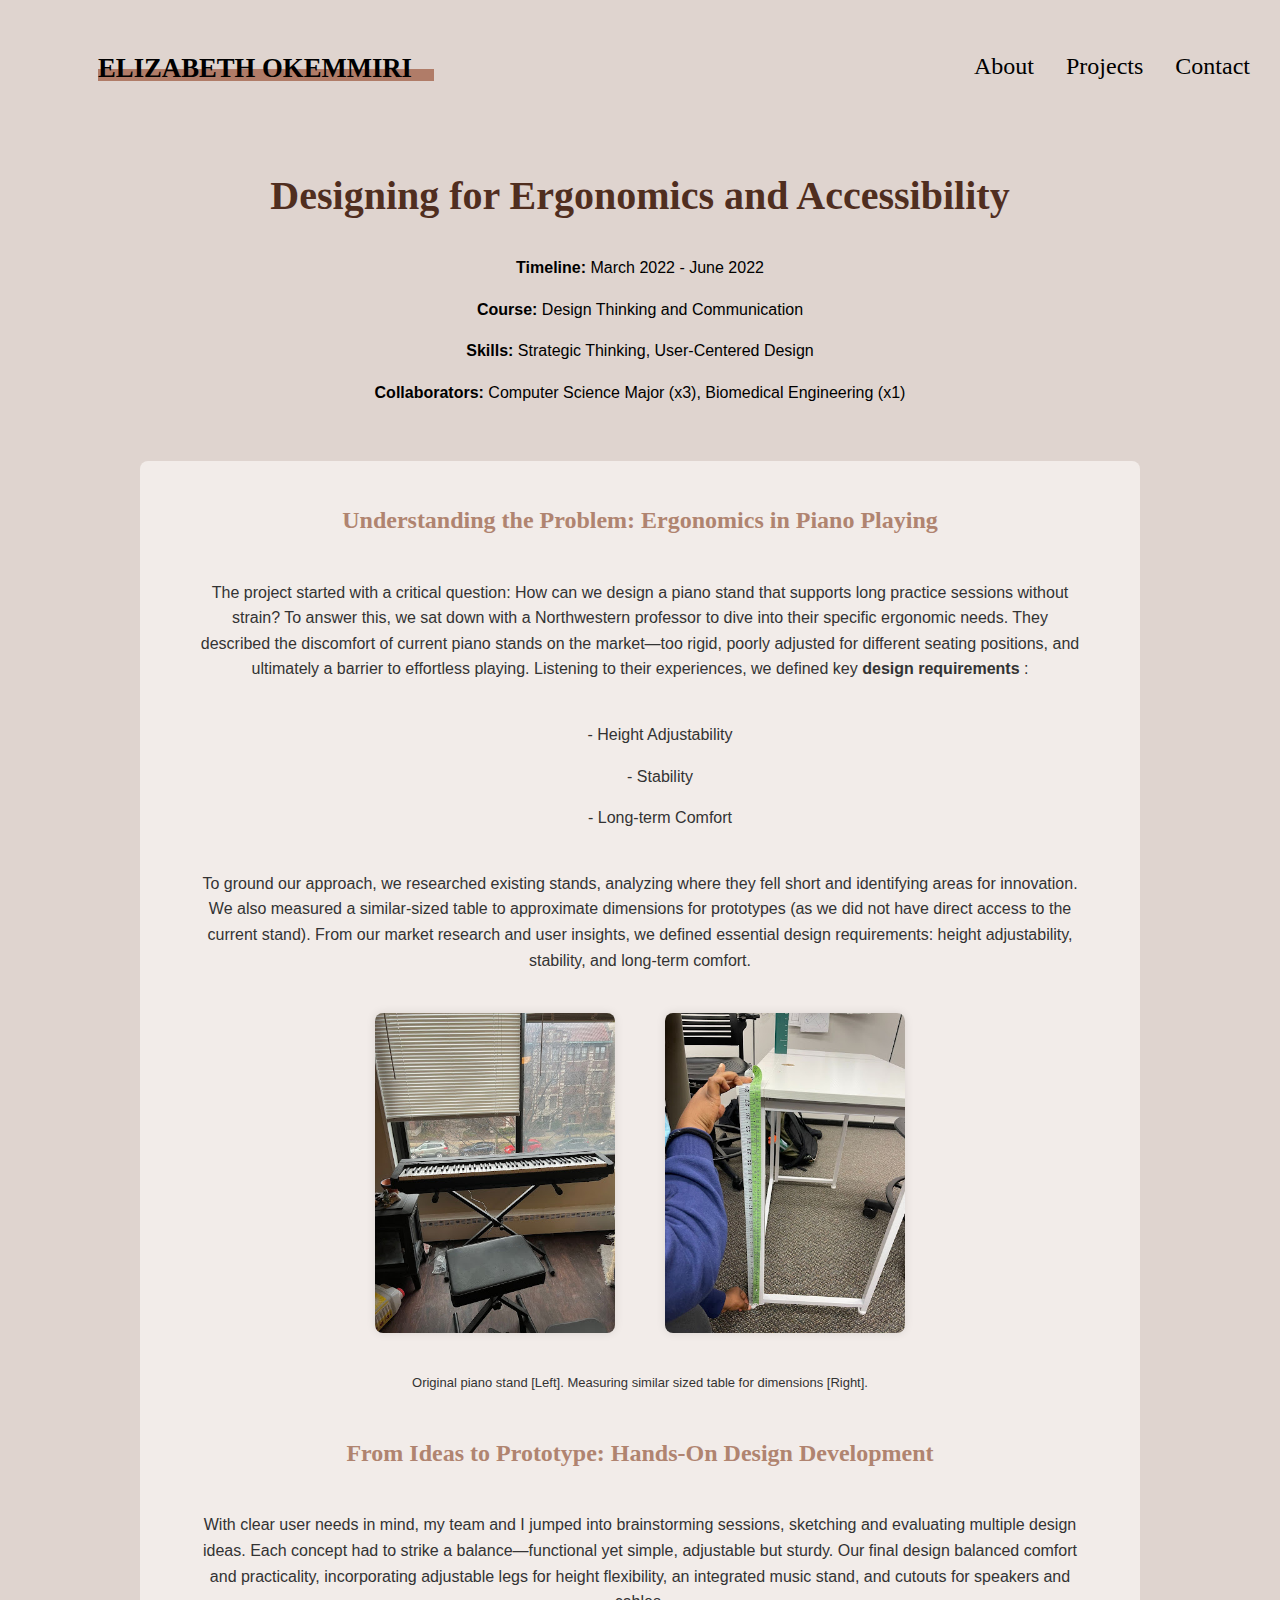
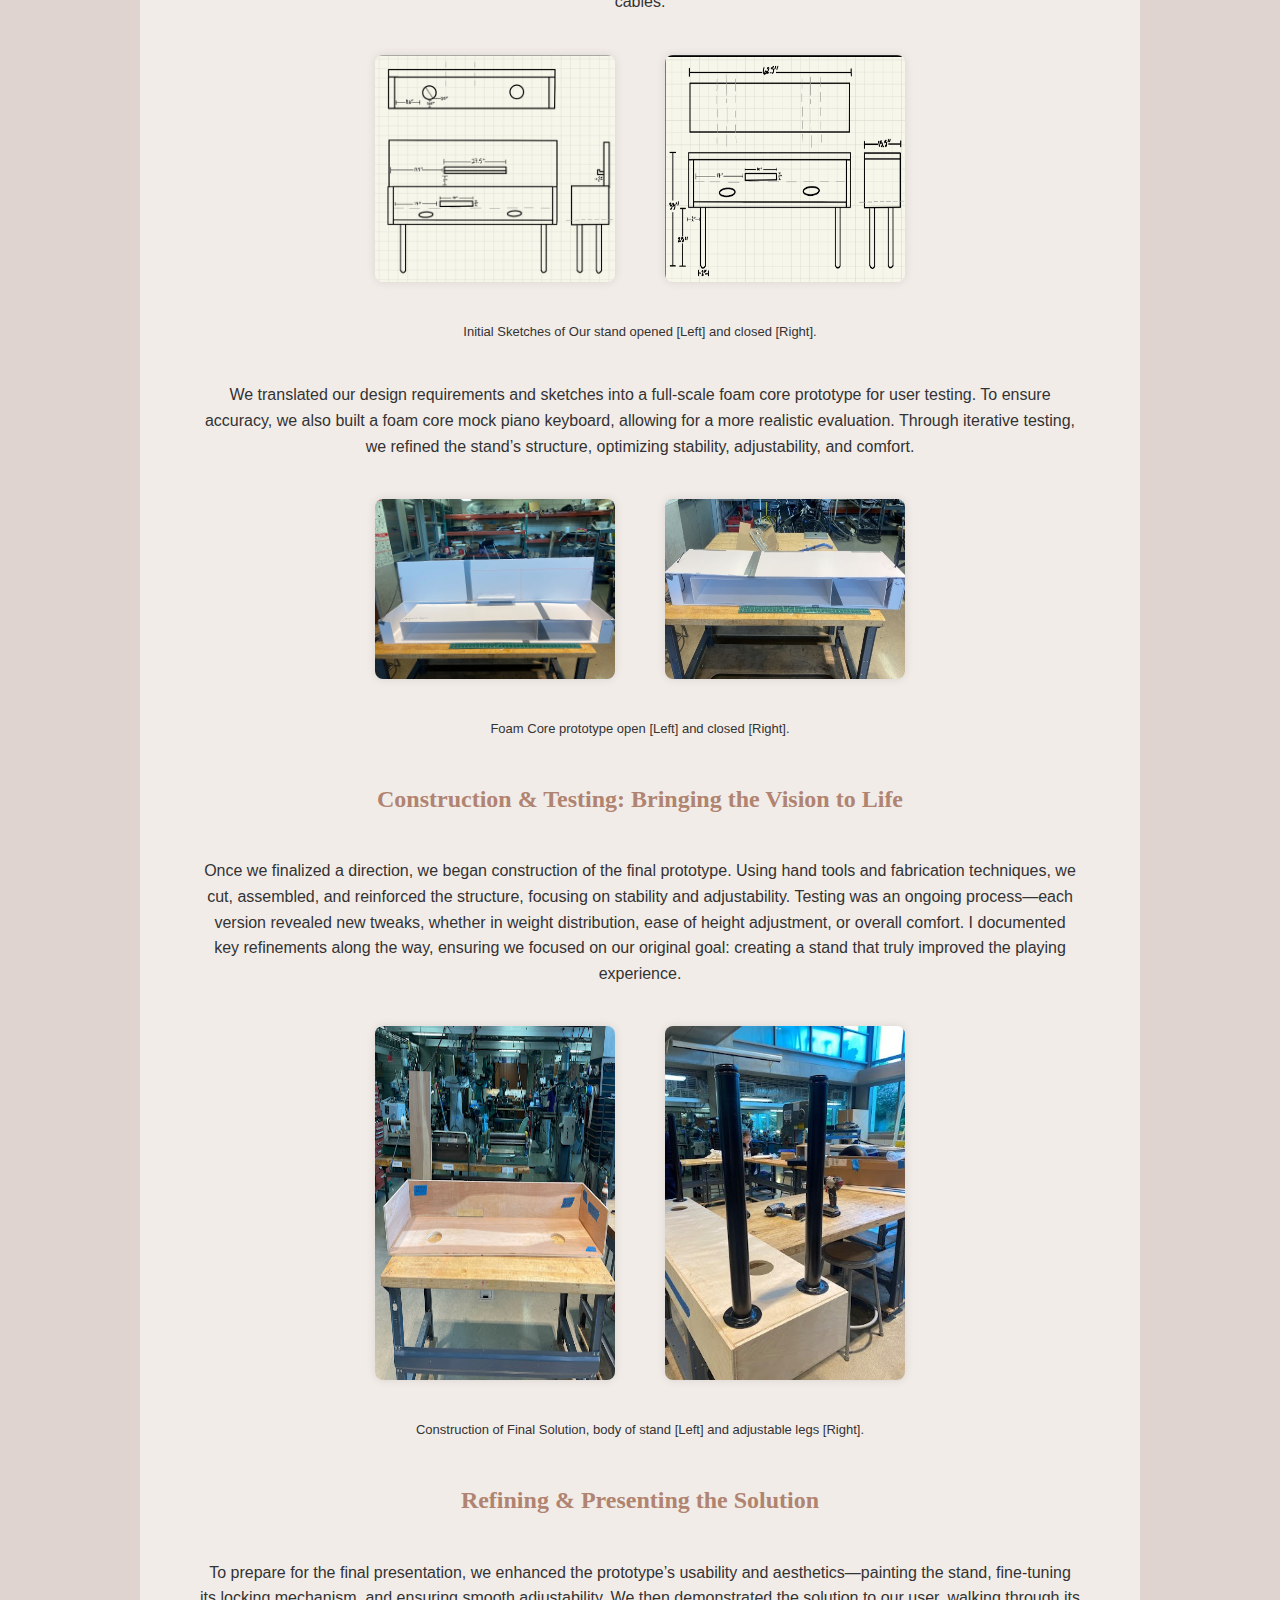
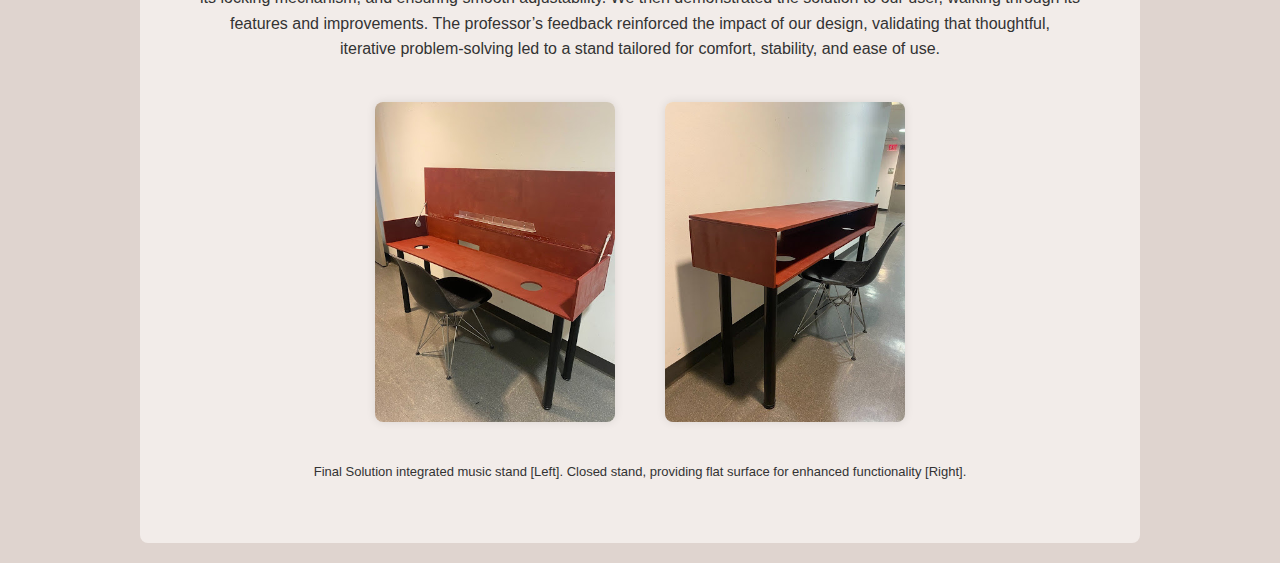
<file: dtc-project.html>
<!DOCTYPE html>
<html lang="en">
<head>
    <meta charset="UTF-8">
    <meta name="viewport" content="width=device-width, initial-scale=1.0">
    <title>Human-Centered Design</title>
    <link rel="icon" type="image/x-icon" href="favicon.ico">

    <style>
            
                /* DESKTOP NAV */


nav,
.nav-links {
  display: flex;
}

nav {
  justify-content: space-between;
  align-items: center;
  padding: 8px;
  width: 90%;
  margin-top: 15px;
}

.nav-links {
  gap: 2rem;
  list-style: none;
  font-size: 1.5rem;
  margin-left: auto;
  margin-right: -90px;
}

/* text for nav bar */
a {
  color: black;
  text-decoration: none;
  text-decoration-color: white;
  font-family: Playfair;

}

a:hover {
  color: grey;
  text-decoration: underline;
  text-underline-offset: 1rem;
  text-decoration-color: rgb(181, 181, 181);
}


.logo {
  font-size: 1.67rem;
  font-family: Playfair;
  position: relative;
  display: inline-block;
  margin-left: 90px;
  margin-right: auto;
  margin-top: 5px;
  /* padding: 5px 10px; */
 
}

.logo::after {
  content: "";
  position: absolute;
  left: 0;
  bottom: 9px; /* Adjust to control bar position */
  width: 107%;
  height: 12.25px; /* Adjust for bar thickness */
  background-color: #B07C68; /* Brownish background */
  z-index: -1;
}

.logo:hover {
  cursor: default;
}

        body {
            font-family: Arial, sans-serif;
            margin: 0;
            padding: 0;
            background-color: #DFD4CF;
            color: #333;
            line-height: 1.6;
        }
        header {
            /* background: #9a6363c5; */
            color: black;
            padding: 20px;
            text-align: center;
        }
        main {
            width: 75%;
            margin: 20px auto;
            background: #f2ece9;
            /*background-color: #DFD4CF;*/
            padding: 20px;
            border-radius: 8px;
            /* box-shadow: 0 0 10px rgba(0, 0, 0, 0.1); */
            flex-direction: row-reverse;
            justify-content: center;
        }
        h1{
            color: #502e1f;
            font-family: Playfair;
            font-size: 2.5rem;
                    } 
        
        h2 {
            color: #B08470;
            font-family: Playfair;
            /* align-items: center; */
            flex-direction: column;
            justify-content: center;
            text-align: center;

        }
        
        
        .projectdetails {
          text-align: center;
          margin: 40px;
        }

        .projectcaption {
          text-align: center;
          margin: 40px;
          font-size: small;
        }
        .pdetails1, .pdetails2, .pdetails3, .pdetails4 {
            margin-bottom: 20px;
        }

        .questions, .questions2, .questions3{
          text-align: center;
        }
        .images {
            display: flex;
            justify-content: center;
            gap: 50px;
            margin-top: 20px;
            width: 50%; 
            margin-left: auto;
            margin-right: auto;

            
        }
        .images img {
            width: 50%;
            border-radius: 8px;
            box-shadow: 0 0 10px rgba(0, 0, 0, 0.1);

        }
        @media (max-width: 768px) {
            main {
                width: 95%;
            }
            .images {
                flex-direction: column;
                align-items: center;
            }
            .images img {
                width: 90%;
            }
        }
  

    </style>
</head>
<body>
    <nav id="desktop-nav">
        <div class="logo">
          
          <a href="index.html"> <strong> 
            ELIZABETH OKEMMIRI</strong></a>
        </div>
        <div>
          <ul class="nav-links">
            <li><a href="index.html#about">About</a> </li>
            
            <li><a href="index.html#projects">Projects</a></li>
            <li><a href="index.html#contact">Contact</a></li>
          </ul>
        </div>
      </nav>

    <header>
        
          
        <h1>Designing for Ergonomics and Accessibility</h1>
        <p><strong>Timeline:</strong> March 2022 - June 2022</p>
        <p><strong>Course:</strong> Design Thinking and Communication</p>
        <p><strong>Skills:</strong> Strategic Thinking, User-Centered Design</p>
        <p><strong>Collaborators:</strong> Computer Science Major (x3), Biomedical Engineering (x1) </p>
    </header>

 
    
    <main>
        <section class="pdetails1">
            <h2>Understanding the Problem: Ergonomics in Piano Playing</h2>
            <p class="projectdetails"> The project started with a critical question: How can we design a piano stand that supports long practice sessions without strain? 
                To answer this, we sat down with a Northwestern professor to dive into their specific ergonomic needs. 
                They described the discomfort of current piano stands on the market—too rigid, poorly adjusted for different seating positions, 
                and ultimately a barrier to effortless playing. Listening to their experiences, we defined key <strong>design requirements </strong>:

                <ul class="questions">  - Height Adjustability
                </ul> 
                <ul class="questions2">
                  - Stability </ul>

                  <ul class="questions3">
                    - Long-term Comfort </ul>
                </p>

                <p class="projectdetails">To ground our approach, we researched existing stands, analyzing where they fell short and identifying areas for innovation. We also measured a similar-sized table to approximate dimensions 
                    for prototypes (as we did not have direct access to the current stand).
                    From our market research and user insights, we defined essential design requirements: height adjustability, stability, and long-term comfort. </p>
            
                <div class="images">
              <img src="./assets/dtc_orginal_stand.jpg" alt="Initial Concept 1">
              <img src="./assets/dtc_measuring_height.jpg" alt="Initial Concept 2">
              
          </div>

          <p class="projectcaption"> Original piano stand [Left]. Measuring similar sized table for dimensions [Right]. </p>
          </section>
        
        <section class="pdetails2">
            <h2>From Ideas to Prototype: Hands-On Design Development</h2>
            <p class="projectdetails"> With clear user needs in mind, my team and I jumped into brainstorming sessions, 
                sketching and evaluating multiple design ideas. Each concept had to strike a balance—functional yet simple, adjustable but sturdy. 
                Our final design balanced comfort and practicality, 
                incorporating adjustable legs for height flexibility, an integrated music stand, and cutouts for speakers and cables.
               
            </p>
            
            <div class="images">
                <img src="./assets/dtc_initialsketch1.png" alt="Initial Sketch - Open Stand">
                <img src="./assets/dtc_initialsketch2.png" alt="Initial Sketch - Closed Stand">
            </div>

            <p class="projectcaption"> Initial Sketches of Our stand opened [Left] and closed [Right].</p>

            <p class="projectdetails">  
                We translated our design requirements and sketches into a full-scale foam core prototype for user testing. 
                To ensure accuracy, we also built a foam core mock piano keyboard, allowing for a more realistic evaluation. 
                Through iterative testing, we refined the stand’s structure, optimizing stability, adjustability, and comfort.</p>

           
            <div class="images">
                <img src="./assets/dtc_prototype_open.jpg" alt="Prototype Open">
                <img src="./assets/dtc_prototype_closed.jpg" alt="Prototype Closed">
            </div>
            <p class="projectcaption"> Foam Core prototype open [Left] and closed [Right]. </p>

        </section>

        <section class="pdetails3">
          <h2> Construction & Testing: Bringing the Vision to Life </h2>
          <p class="projectdetails"> 
            
            Once we finalized a direction, we began construction of the final prototype. 
            Using hand tools and fabrication techniques, we cut, assembled, and reinforced the structure, focusing on stability and adjustability. 
            Testing was an ongoing process—each version revealed new tweaks, whether in weight distribution, ease of height adjustment, or overall comfort. 
            I documented key refinements along the way, ensuring we focused on our original goal: creating a stand that truly improved the playing experience.
    
            </p>
            <div class="images">
              <img src="./assets/dtc_final_woodcut.jpg" alt="Final Solution - Body of Stand">
              <img src="./assets/dtc_final_legs.jpg" alt="Final Solution - Legs of Stand">
          </div>
         
        <p class="projectcaption"> Construction of Final Solution, body of stand [Left] and adjustable legs [Right].</p>
    
      </section>
    

      <section class="pdetail4">
        <h2> Refining & Presenting the Solution </h2>
        <p class="projectdetails"> To prepare for the final presentation, we enhanced the prototype’s usability and aesthetics—painting the stand, 
            fine-tuning its locking mechanism, and ensuring smooth adjustability. 
            We then demonstrated the solution to our user, walking through its features and improvements. 
            The professor’s feedback reinforced the impact of our design, validating that thoughtful, 
            iterative problem-solving led to a stand tailored for comfort, stability, and ease of use.
          </p>
        <div class="images">
            <img src="./assets/dtc_finalsoln_open.jpg" alt="Final Solution Open">
            <img src="./assets/dtc_finalsoln_closed.jpg" alt="Final Solution Closed">
        </div>

       <p class="projectcaption"> Final Solution integrated music stand [Left]. Closed stand, providing flat surface for enhanced functionality [Right].  </p>
       
    </section>

   
    </main>

    <script src="script.js"></script>

</body>
</html>
</file>
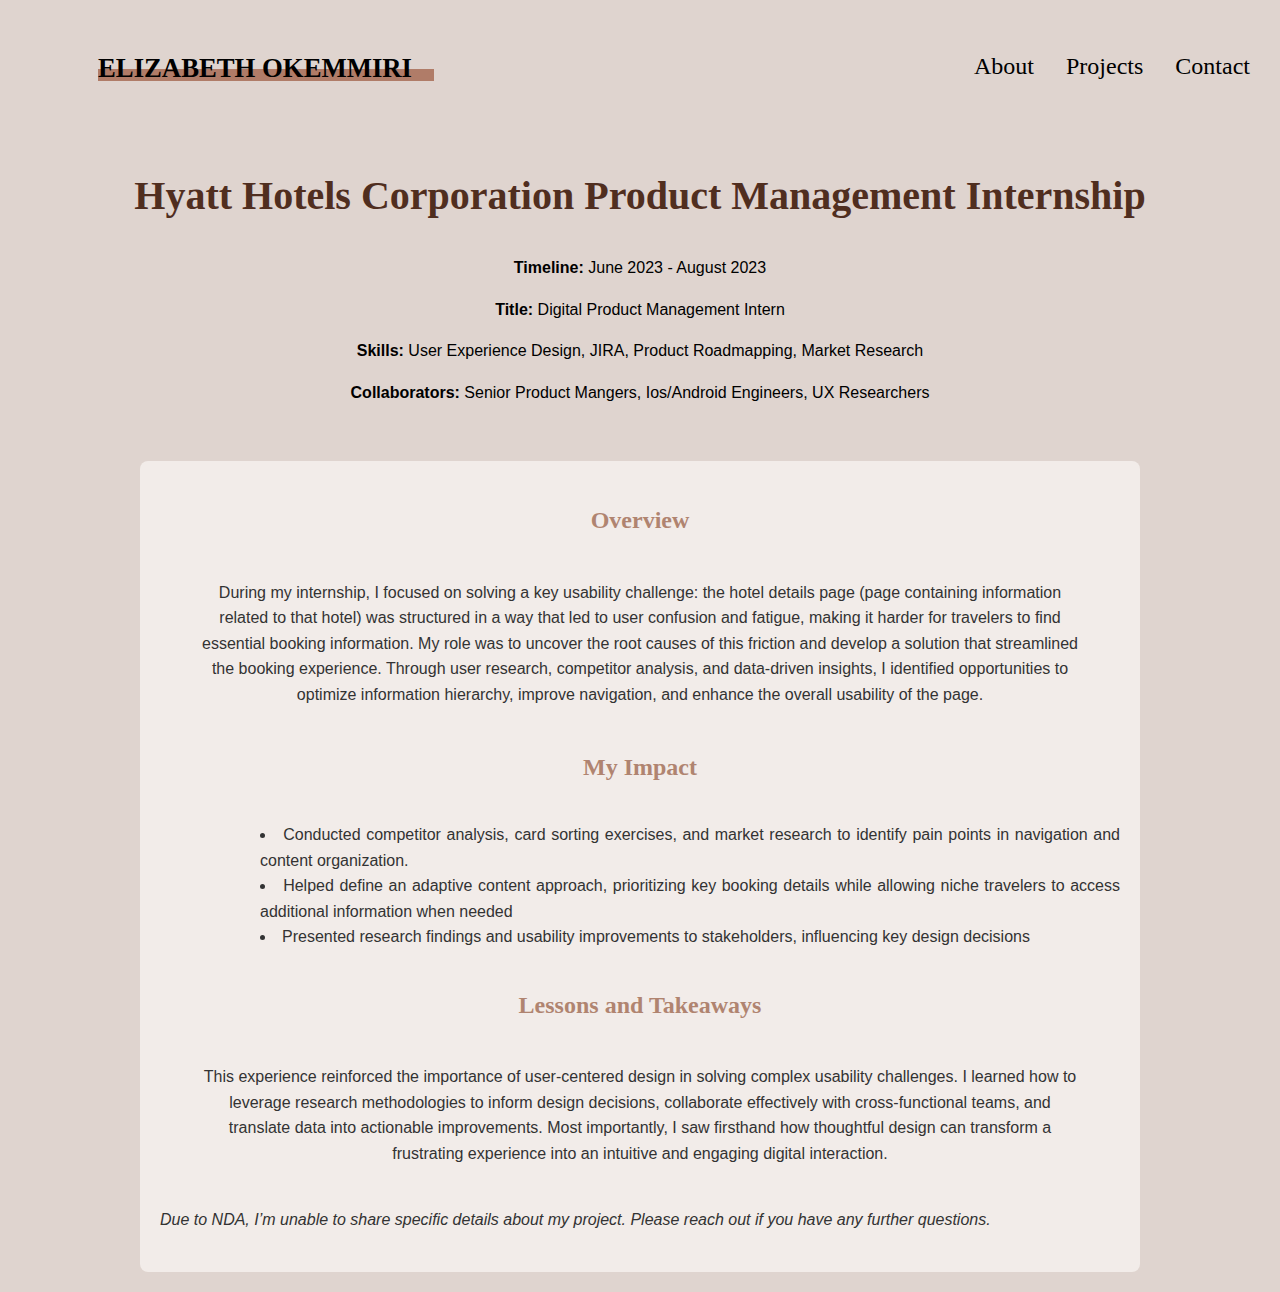
<file: hyatt-internship.html>
<!DOCTYPE html>
<html lang="en">
<head>
    <meta charset="UTF-8">
    <meta name="viewport" content="width=device-width, initial-scale=1.0">
    <title>Product Management Internship</title>
    <link rel="icon" type="image/x-icon" href="favicon.ico">

    <style>
            
                /* DESKTOP NAV */


nav,
.nav-links {
  display: flex;
}

nav {
  justify-content: space-between;
  align-items: center;
  padding: 8px;
  width: 90%;
  margin-top: 15px;
}

.nav-links {
  gap: 2rem;
  list-style: none;
  font-size: 1.5rem;
  margin-left: auto;
  margin-right: -90px;
}

/* text for nav bar */
a {
  color: black;
  text-decoration: none;
  text-decoration-color: white;
  font-family: Playfair;

}

a:hover {
  color: grey;
  text-decoration: underline;
  text-underline-offset: 1rem;
  text-decoration-color: rgb(181, 181, 181);
}


.logo {
  font-size: 1.67rem;
  font-family: Playfair;
  position: relative;
  display: inline-block;
  margin-left: 90px;
  margin-right: auto;
  margin-top: 5px;
  /* padding: 5px 10px; */
 
}

.logo::after {
  content: "";
  position: absolute;
  left: 0;
  bottom: 9px; /* Adjust to control bar position */
  width: 107%;
  
  height: 12.25px; /* Adjust for bar thickness */
  background-color: #B07C68; /* Brownish background */
  z-index: -1;
}

.logo:hover {
  cursor: default;
}

        body {
            font-family: Arial, sans-serif;
            margin: 0;
            padding: 0;
            background-color: #DFD4CF;
            color: #333;
            line-height: 1.6;
        }
        header {
            /* background: #9a6363c5; */
            color: black;
            padding: 20px;
            text-align: center;
        }
        main {
            width: 75%;
            margin: 20px auto;
            background: #f2ece9;
            /*background-color: #DFD4CF;*/
            padding: 20px;
            border-radius: 8px;
            /* box-shadow: 0 0 10px rgba(0, 0, 0, 0.1); */
            flex-direction: row-reverse;
            justify-content: center;
        }
        h1{
            color: #502e1f;
            font-family: Playfair;
            font-size: 2.5rem;
                    } 
        
        h2 {
            color: #B08470;
            font-family: Playfair;
            /* align-items: center; */
            flex-direction: column;
            justify-content: center;
            text-align: center;

        }
        
        
        .projectdetails {
          text-align: center;
          margin: 40px;
        }

        .listdetails {
        
        list-style-position: inside; 
        display: inline-block;
        text-align: justify; 
        margin-left: 100px;
        padding: 0; 
      }


        .projectcaption {
          text-align: center;
          margin: 40px;
          font-size: small;
        }
        .pdetails1, .pdetails2, .pdetails3, .pdetails4 {
            margin-bottom: 20px;
        }

        .questions, .questions2, .questions3{
          text-align: center;
        }
        .images {
            display: flex;
            justify-content: center;
            gap: 50px;
            margin-top: 20px;
            width: 50%; 
            margin-left: auto;
            margin-right: auto;

            
        }
        .images img {
            width: 50%;
            border-radius: 8px;
            box-shadow: 0 0 10px rgba(0, 0, 0, 0.1);

        }
        @media (max-width: 768px) {
            main {
                width: 95%;
            }
            .images {
                flex-direction: column;
                align-items: center;
            }
            .images img {
                width: 90%;
            }
        }
  

    </style>
</head>
<body>
    <nav id="desktop-nav">
      <div class="logo">
        <a href="index.html"> <strong> 
          ELIZABETH OKEMMIRI</strong></a>
      </div>      
        <div>
          <ul class="nav-links">
            <li><a href="index.html#about">About</a> </li>
            
            <li><a href="index.html#projects">Projects</a></li>
            <li><a href="index.html#contact">Contact</a></li>
          </ul>
        </div>
      </nav>

    <header>
        
          
        <h1>Hyatt Hotels Corporation Product Management Internship </h1>
        <p><strong>Timeline:</strong> June 2023 - August 2023</p>
        <p><strong>Title:</strong> Digital Product Management Intern</p>
        <p><strong>Skills:</strong> User Experience Design, JIRA, Product Roadmapping, Market Research</p>
        <p><strong>Collaborators:</strong> Senior Product Mangers, Ios/Android Engineers, UX Researchers</p>
    </header>

 
    
    <main>
        <section class="pdetails1">
            <h2>Overview</h2>
            <p class="projectdetails">During my internship, I focused on solving a key usability challenge: 
              the hotel details page (page containing information related to that hotel) was structured in a way that led to user confusion and fatigue, 
              making it harder for travelers to find essential booking information. My role was to uncover the root causes of this friction and develop a 
              solution that streamlined the booking experience. Through user research, competitor analysis, and data-driven insights, I identified 
              opportunities to optimize information hierarchy, improve navigation, and enhance the overall usability of the page.
              
              </p>
            
            
          </section>
        
          <section class="pdetails1">
            <h2>My Impact</h2>
            <ul class="listdetails"> 
                  <li>    Conducted competitor analysis, card sorting exercises, and market research to identify pain points in navigation and content organization.
                  </li>
                  
                  <li> Helped define an adaptive content approach, prioritizing key booking details while allowing niche travelers to access additional information when needed</li>
                  <li> Presented research findings and usability improvements to stakeholders, influencing key design decisions</li>



            </ul>
              
             
            
            
          </section>
       
          <section class="pdetails1">
            <h2>Lessons and Takeaways</h2>
            <p class="projectdetails"> 
              This experience reinforced the importance of user-centered design in solving complex usability challenges. 
              I learned how to leverage research methodologies to inform design decisions, collaborate effectively with cross-functional teams, 
              and translate data into actionable improvements. Most importantly, I saw firsthand how thoughtful design can transform a
               frustrating experience into an intuitive and engaging digital interaction.

           </p>
            
              <p> <i> Due to NDA, I’m unable to share specific details about my project. Please reach out if you have any further questions.</i></p>
          </section>

   
    </main>

    <script src="script.js"></script>

</body>
</html>
</file>
<file: style.css>
/* GENERAL */

@import url("https://fonts.googleapis.com/css2?family=Poppins:wght@300;400;500;600&display=swap");
@import url("https://fonts.google.com/share?selection.family=Playfair:ital,opsz,wght@0,5..1200,300..900;1,5..1200,300..900|Space+Mono");


* {
  margin: 0;
  padding: 0;
}

body {
  font-family: "Poppins", sans-serif;
  /* font-family: "Playfair"; */
  background-color: #DFD4CF;
}

html {
  scroll-behavior: smooth;
}

p {
  color: rgb(47, 47, 47);
}

/* TRANSITION */

a,
.btn {
  transition: all 300ms ease;
}

/* DESKTOP NAV */

nav,
.nav-links {
  display: flex;
}

nav {
  justify-content: space-between;
  align-items: center;
  padding: 8px;
  width: 90%;
  margin-top: 15px;
}

.nav-links {
  gap: 2rem;
  list-style: none;
  font-size: 1.5rem;
  margin-left: auto;
  margin-right: -90px;
}

/* text for nav bar */
a {
  color: black;
  text-decoration: none;
  text-decoration-color: white;
  font-family: Playfair;

}

a:hover {
  color: grey;
  text-decoration: underline;
  text-underline-offset: 1rem;
  text-decoration-color: rgb(181, 181, 181);
}


.logo {
  font-size: 1.67rem;
  font-family: Playfair;
  position: relative;
  display: inline-block;
  margin-left: 90px;
  margin-right: auto;
  margin-top: 5px;
  /* padding: 5px 10px; */
 
}

.logo::after {
  content: "";
  position: absolute;
  left: 0;
  bottom: 3px; /* Adjust to control bar position */
  width: 107%;
  height: 12.25px; /* Adjust for bar thickness */
  background-color: #B07C68; /* Brownish background */
  z-index: -1;
}

.logo:hover {
  cursor: default;
}

/* HAMBURGER MENU */

#hamburger-nav {
  display: none;
}

.hamburger-menu {
  position: relative;
  display: inline-block;
}

.hamburger-icon {
  display: flex;
  flex-direction: column;
  justify-content: space-between;
  height: 24px;
  width: 30px;
  cursor: pointer;
}

.hamburger-icon span {
  width: 100%;
  height: 2px;
  background-color: black;
  transition: all 0.3 ease-in-out;
}

.menu-links {
  position: absolute;
  top: 100%;
  right: 0;
  background-color: white;
  width: fit-content;
  max-height: 0;
  overflow: hidden;
  transition: all 0.3 ease-in-out;
}

.menu-links a {
  display: block;
  padding: 10px;
  text-align: center;
  font-size: 1.5rem;
  color: black;
  text-decoration: none;
  transition: all 0.3 ease-in-out;
}

.menu-links li {
  list-style: none;
}

.menu-links.open {
  max-height: 300px;
}

.hamburger-icon.open span:first-child {
  transform: rotate(45deg) translate(10px, 5px);
}

.hamburger-icon.open span:nth-child(2) {
  opacity: 0;
}

.hamburger-icon.open span:last-child {
  transform: rotate(-45deg) translate(10px, -5px);
}

.hamburger-icon span:first-child {
  transform: none;
}

.hamburger-icon span:first-child {
  opacity: 1;
}

.hamburger-icon span:first-child {
  transform: none;
}

/* SECTIONS */

section {
  padding-top: 4vh;
  height: 96vh;
  margin: 0 10rem;
  box-sizing: border-box;
  min-height: fit-content;
}

.section-container {
  display: flex;
}

/* PROFILE SECTION */

#profile {
  display: flex;
  justify-content: center;
  gap: 5rem;
  height: 80vh;
  margin-bottom: 85px;
}

.section__pic-container {
  display: flex;
  height: 400px;
  width: 400px;
  margin: auto 0;
}

.section__text {
  align-self: center;
  text-align: center;
  font-family: Playfair;
}

.section__text p {
  font-weight: 600;
}

.section__text__p1 {
  text-align: left;
  font-size: 1.75rem;

}

.section__other__text__p1 {
  text-align: center;
  font-size: 1.5rem;

}

.section__text__p2 {
  font-size: 1.75rem;
  margin-bottom: 1rem;
}

.title {
  font-size: 4.5rem;
  font-weight: 100;
  text-align: center;
}

.titlefirsttext {
  font-size: 6rem;
  font-weight: 100;
  text-align: center;
}

.titlethirdtext {
  font-size: 6rem;
  font-weight: 100;
  text-align: left;
}

.titlesecondtext {
  font-size: 6rem;
  font-weight: 100;
  text-align: center;
}

.section__about__text{
  margin-top: -37.5rem;
  margin-left: 200px;
  padding-left: 150px;
  text-align: left;
  font-size: 1.2rem;
}

.about__title{
  text-align: center;
  font-size: 4.75rem;
  font-weight: 100;

}

#socials-container {
  display: flex;
  justify-content: center;
  margin-top: 1rem;
  gap: 1rem;
}

/* ICONS */

.icon {
  cursor: pointer;
  height: 2rem;
}

/* BUTTONS */

.btn-container {
  display: flex;
  justify-content: center;
  gap: 1rem;
}

.btn {
  font-weight: 600;
  transition: all 300ms ease;
  padding: 1rem;
  width: 8rem;
  border-radius: 2rem;
}

.btn-color-1,
.btn-color-2 {
  border: rgb(53, 53, 53) 0.1rem solid;
}

.btn-color-1:hover,
.btn-color-2:hover {
  cursor: pointer;
}

.btn-color-1,
.btn-color-2:hover {
  background: rgb(53, 53, 53);
  color: white;
}

.btn-color-1:hover {
  background: rgb(0, 0, 0);
}

.btn-color-2 {
  background: none;
}

.btn-color-2:hover {
  border: rgb(255, 255, 255) 0.1rem solid;
}

.btn-container {
  gap: 1rem;
}

/* ABOUT SECTION */

#about {
  position: relative;
}

.about-containers {
  gap: 2rem;
  /* margin-bottom: 2rem; */
  margin-bottom: 85px;
  margin-top: -5rem;
}


.about-details-container {
  justify-content: center;
  flex-direction: column;
}

.about-containers,
.about-details-container {
  display: flex;
}

.about-pic {
  border-radius: 2rem;
  transform: scale(1.3);
}

.arrow {
  position: absolute;
  right: -5rem;
  bottom: 2.5rem;
}

.details-container {
  padding: 1.5rem;
  flex: 1;
  background: white;
  border-radius: 2rem;
  border: rgb(53, 53, 53) 0.1rem solid;
  border-color: rgb(163, 163, 163);
  text-align: center;
}

.section-container {
  gap: 4rem;
  height: 80%;
}

.section__pic-container {
  height: 400px;
  width: 400px;
  margin: auto 0;
}




/* PROJECTS SECTION */



#projects {
  text-align: center;
  padding: 50px 20px;
}

.projects-container {
  display: flex;
  flex-wrap: wrap;
  justify-content: center;
  gap: 40px;
  height: 450 px;
  margin-top: 30px;
}

.project-image-wrapper {
  background: #f8cbaa7b;
  padding: 20px;
  border-radius: 15px;
  display: flex;
  justify-content: center;
  align-items: center;
  /* height: 320px;  */
  /* Fixed height to prevent stretching */
  overflow: hidden; /* Ensures tall images don’t extend the box */
}

.project330-image-wrapper {
  background: #f8cbaa7b;
  padding: 20px;
  height: 355px;
  border-radius: 15px;
  display: flex;
  justify-content: center;
  align-items: center;
  /* height: 320px;  */
  /* Fixed height to prevent stretching */
  overflow: hidden; /* Ensures tall images don’t extend the box */
}

.project-img {
  width: 100%;
  height: 100%;
  border-radius: 10px;
  max-width: 270px;
}

.project-card {
  width: 350px;
  background: #ffffff;
  padding: 20px;
  border-radius: 15px;
  text-align: center;
  box-shadow: 0 4px 10px rgba(0, 0, 0, 0.1);
}



.project-title {
  margin: 15px 0 5px;
  font-size: 20px;
  color: #333;
  font-weight: bold;
}

.project-description {
  font-size: 14px;
  color: #555;
  margin-bottom: 15px;
}

.project-btn {
  background: #af734a;
  color: white;
  padding: 8px 15px;
  border: none;
  border-radius: 5px;
  cursor: pointer;
  transition: background 0.3s;
}

.project-btn:hover {
  background: #7a4d2e;
}


.project330img {
  border-radius: 2rem;
  /* width: 60%; */
  max-width: 153px;
  height: 80%;
  border-color: rgb(120, 113, 113);
}


.project-title {
  margin: 1rem;
  color: black;
  font-family: Poppins;
  
}








/* PROJECT PAGES */

#project-header {
  display: flex;
  flex-direction: column;
  justify-content: center;
  gap: 1rem;
  height: 25vh;
  /* background: #8b6363b7; */
  padding: 20px;
}


.titleforproject {
  font-size: 3rem;
  font-weight: 300;
  text-align: center;
  color: #502e1f;
}

.project__text__container {
  display: flex;
  justify-content: space-between;
  width: 100%; /* Adjust based on your layout */
  max-width: 800px; /* Ensures it doesn't stretch too much */
  margin: 0 auto; /* Centers it */
}

.project__text__p1 {
  font-size: 1.75rem;
  flex: 1; /* Makes each text element take equal space */
  text-align: center; /* Centers text within each flex item */
}

main {
  width: 80%;
  margin: 20px auto;
  /* background: white; */
  padding: 20px;
  border-radius: 8px;
  /* box-shadow: 0 0 10px rgba(0, 0, 0, 0.1); */
  line-height: 1.6;
}

h1, h2 {
  /* color: #B08470; */
  font-family: Playfair;
}


.images {
  display: flex;
  justify-content: center;
  gap: 20px;
  margin-top: 20px;
}

.images img {
  width: 45%;
  border-radius: 8px;
  box-shadow: 0 0 10px rgba(0, 0, 0, 0.1);
}

@media (max-width: 768px) {
  main {
      width: 95%;
  }
  .images {
      flex-direction: column;
      align-items: center;
  }
  .images img {
      width: 90%;
  }
}


/* CONTACT */

#contact {
  display: flex;
  justify-content: center;
  flex-direction: column;
  height: 70vh;
}

.contact-info-upper-container {
  display: flex;
  justify-content: center;
  border-radius: 2rem;
  border: rgb(53, 53, 53) 0.1rem solid;
  border-color: rgb(163, 163, 163);
  background: (250, 250, 250);
  margin: 2rem auto;
  padding: 0.5rem;
}

.contact-info-container {
  display: flex;
  align-items: center;
  justify-content: center;
  gap: 0.5rem;
  margin: 1rem;
}

.contact-info-container p {
  font-size: larger;
}

.contact-icon {
  cursor: default;
}

.email-icon {
  height: 2.5rem;
}

.resume-icon {
  height: 2.5rem;
}

/* FOOTER SECTION */

/* footer {
  height: 26vh;
  margin: 0 1rem;
 
} */

footer {
  height: 26vh;
  display: flex;
  flex-direction: column;
  align-items: center; /* Centers the content horizontally */
  justify-content: center; /* Centers the content vertically */
  text-align: center; /* Ensures text inside is centered */
  margin: 0 auto; /* Centers the footer horizontally */
  width: 100%; /* Ensures it spans the full width */
}


/* footer p {
  text-align: center;
 
} */

.footer-nav-links {
  gap: 2rem;
  list-style: none;
  font-size: 1.5rem;
  /* margin-left: 90px; */
  /* margin-right: 90px; */
}
</file>
<file: mediaqueries.css>
@media screen and (max-width: 1400px) {
  #profile {
    height: 83vh;
    margin-bottom: 6rem;
  }
  .about-containers {
    flex-wrap: wrap;
  }
  #contact,
  #projects {
    height: fit-content;
  }
}

@media screen and (max-width: 1200px) {
  #desktop-nav {
    display: none;
  }
  #hamburger-nav {
    display: flex;
  }
  #experience,
  .experience-details-container {
    margin-top: 2rem;
  }
  #profile,
  .section-container {
    display: block;
  }
  .arrow {
    display: none;
  }
  section,
  .section-container {
    height: fit-content;
  }
  section {
    margin: 0 5%;
  }
  .section__pic-container {
    width: 275px;
    height: 275px;
    margin: 0 auto 2rem;
  }
  .about-containers {
    margin-top: 0;
  }
}

@media screen and (max-width: 600px) {
  #contact,
  footer {
    height: 40vh;
  }
  #profile {
    height: 83vh;
    margin-bottom: 0;
  }
  article {
    font-size: 1rem;
  }
  footer nav {
    height: fit-content;
    margin-bottom: 2rem;
  }
  .about-containers,
  .contact-info-upper-container,
  .btn-container {
    flex-wrap: wrap;
  }
  .contact-info-container {
    margin: 0;
  }
  .contact-info-container p,
  .nav-links li a {
    font-size: 1rem;
  }
  .experience-sub-title {
    font-size: 1.25rem;
  }
  .logo {
    font-size: 1.5rem;
  }
  .nav-links {
    flex-direction: column;
    gap: 0.5rem;
    text-align: center;
  }
  .section__pic-container {
    width: auto;
    height: 46vw;
    justify-content: center;
  }
  .section__text__p2 {
    font-size: 1.25rem;
  }
  .title {
    font-size: 2rem;
  }
  .text-container {
    text-align: justify;
  }
}
</file>
